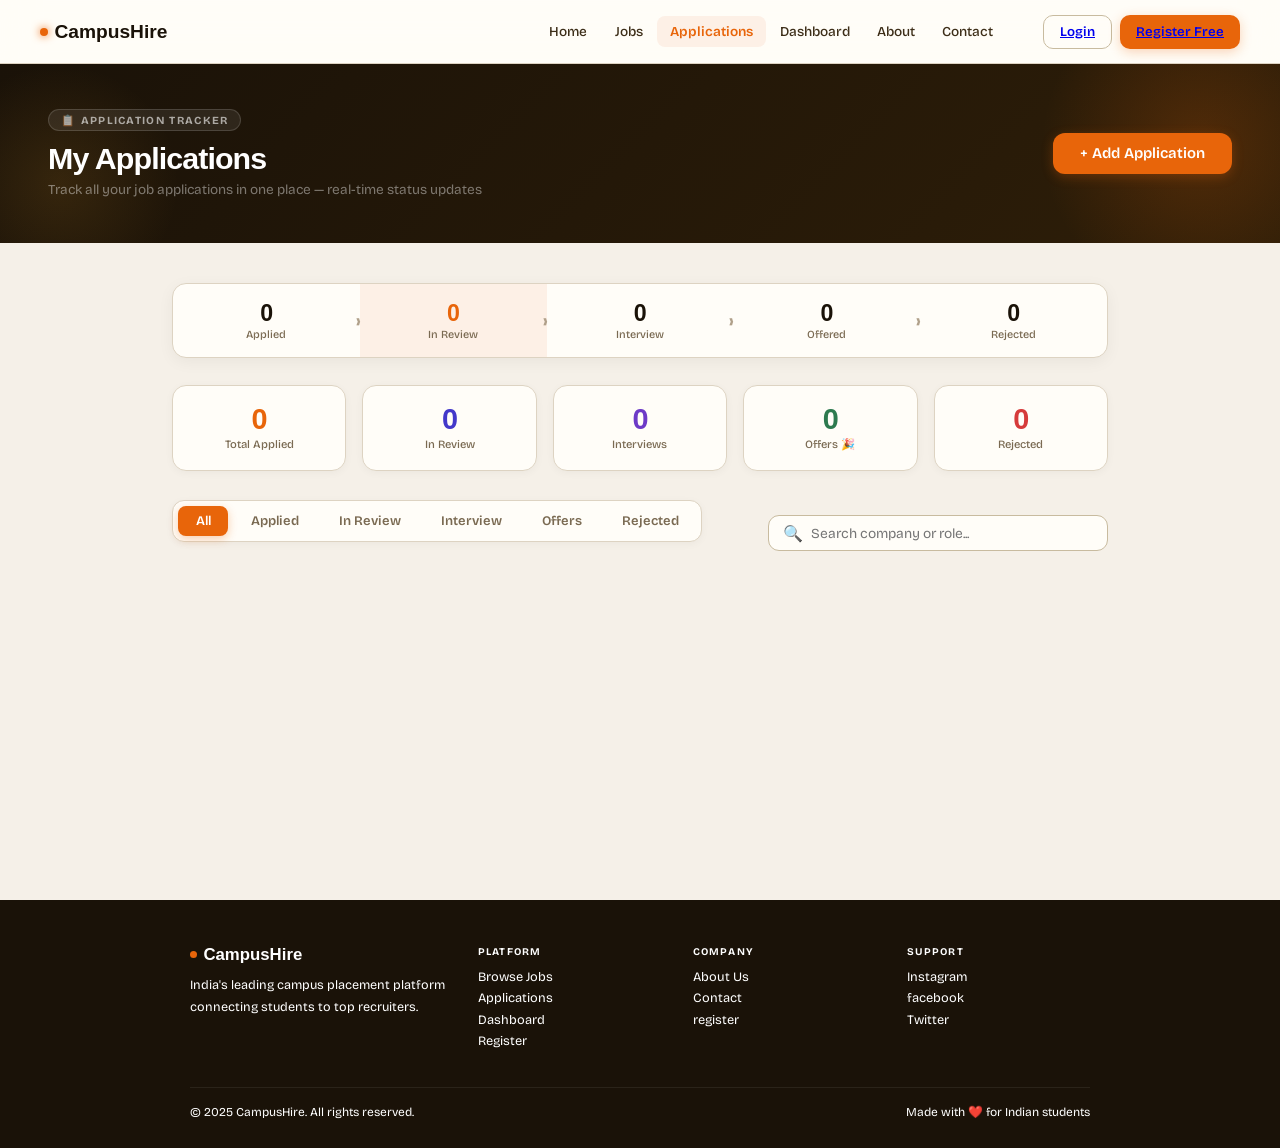
<file: pages/Application-status.html>
<!DOCTYPE html>
<html lang="en">
<head>
<meta charset="UTF-8"/>
<meta name="viewport" content="width=device-width,initial-scale=1.0"/>
<title>CampusHire – My Applications</title>
    <link href="https://fonts.googleapis.com/css2?family=Clash+Display:wght@400;500;600;700&family=Bricolage+Grotesque:wght@300;400;500;600;700&display=swap" rel="stylesheet"/>
<link rel="stylesheet" href="../css/application-status.css "/>
</head>
<body>

<nav class="navbar">
  <a class="nav-logo" href="#">
    <span class="nav-logo-dot"></span>CampusHire
  </a>
  <div class="nav-links">
    <a href="../index.html">Home</a>
    <a href="../pages/job-listing.html">Jobs</a>
    <a class="active" href="../pages/Application-status.html">Applications</a>
    <a href="../pages/student-dashboard.html">Dashboard</a>
    <a href="../pages/about.html">About</a>
    <a href="../pages/contact.html">Contact</a>
  </div>
  <div class="nav-cta">
    <button class="btn btn-outline"><a href="../pages/login.html">Login</a></button>
    <button class="btn btn-primary"><a href="../pages/student-registration.html">Register Free</a></button>
  </div>
</nav>

<div class="page-wrap">

  <!-- ══════ HERO BANNER ══════ -->
  <div class="status-hero">
    <div class="status-hero-inner">
      <div>
        <div class="hero-tag-pill">📋 Application Tracker</div>
        <h1>My Applications</h1>
        <p>Track all your job applications in one place — real-time status updates</p>
      </div>
      <button class="btn btn-primary btn-lg" onclick="openAddModal()">+ Add Application</button>
    </div>
  </div>

  <!-- ══════ MAIN CONTENT ══════ -->
  <div class="status-wrap">

    <!-- Pipeline Funnel -->
    <div class="pipeline-row">
      <div class="pipe-stage">
        <div class="pipe-count" id="pc-applied">0</div>
        <div class="pipe-lbl">Applied</div>
      </div>
      <div class="pipe-stage hi">
        <div class="pipe-count" id="pc-review">0</div>
        <div class="pipe-lbl">In Review</div>
      </div>
      <div class="pipe-stage">
        <div class="pipe-count" id="pc-interview">0</div>
        <div class="pipe-lbl">Interview</div>
      </div>
      <div class="pipe-stage">
        <div class="pipe-count" id="pc-offer">0</div>
        <div class="pipe-lbl">Offered</div>
      </div>
      <div class="pipe-stage">
        <div class="pipe-count" id="pc-rejected">0</div>
        <div class="pipe-lbl">Rejected</div>
      </div>
    </div>

    <!-- Stat Cards -->
    <div class="stat5-row">
      <div class="s5" style="animation-delay:0s">
        <div class="s5-val" id="st-total" style="color:var(--orange)">0</div>
        <div class="s5-lbl">Total Applied</div>
      </div>
      <div class="s5" style="animation-delay:0.07s">
        <div class="s5-val" id="st-review" style="color:#4338CA">0</div>
        <div class="s5-lbl">In Review</div>
      </div>
      <div class="s5" style="animation-delay:0.13s">
        <div class="s5-val" id="st-interview" style="color:var(--violet)">0</div>
        <div class="s5-lbl">Interviews</div>
      </div>
      <div class="s5" style="animation-delay:0.19s">
        <div class="s5-val" id="st-offer" style="color:var(--green)">0</div>
        <div class="s5-lbl">Offers 🎉</div>
      </div>
      <div class="s5" style="animation-delay:0.25s">
        <div class="s5-val" id="st-rejected" style="color:var(--coral)">0</div>
        <div class="s5-lbl">Rejected</div>
      </div>
    </div>

    <!-- Toolbar: Search + Tabs -->
    <div class="toolbar">
      <div class="status-tabs">
        <div class="stab active" onclick="filterTab('all',this)">All</div>
        <div class="stab" onclick="filterTab('Applied',this)">Applied</div>
        <div class="stab" onclick="filterTab('In Review',this)">In Review</div>
        <div class="stab" onclick="filterTab('Interview',this)">Interview</div>
        <div class="stab" onclick="filterTab('Offered',this)">Offers</div>
        <div class="stab" onclick="filterTab('Rejected',this)">Rejected</div>
      </div>
      <div class="search-bar">
        <span>🔍</span>
        <input type="text" placeholder="Search company or role..." id="appSearch" oninput="renderStatusApps()"/>
      </div>
    </div>

    <!-- Applications List -->
    <div id="statusAppsList"></div>

  </div><!-- /.status-wrap -->

</div><!-- /.page-wrap -->

<!-- ══════ ADD APPLICATION MODAL ══════ -->
<div class="modal-overlay hidden" id="modalOverlay" onclick="if(event.target===this)closeAddModal()">
  <div class="modal">
    <div class="modal-head">
      <div class="modal-title">➕ Add Application</div>
      <button class="modal-close" onclick="closeAddModal()">✕</button>
    </div>
    <div class="form-row">
      <div class="form-group">
        <label class="form-label">Job Title *</label>
        <input type="text" id="addTitle" class="form-input" placeholder="e.g. Software Engineer"/>
      </div>
      <div class="form-group">
        <label class="form-label">Company *</label>
        <input type="text" id="addCo" class="form-input" placeholder="e.g. Google"/>
      </div>
    </div>
    <div class="form-row">
      <div class="form-group">
        <label class="form-label">CTC / Stipend</label>
        <input type="text" id="addCtc" class="form-input" placeholder="e.g. ₹24 LPA"/>
      </div>
      <div class="form-group">
        <label class="form-label">Status</label>
        <select id="addStatus" class="form-input">
          <option>Applied</option>
          <option>In Review</option>
          <option>Interview</option>
          <option>Offered</option>
          <option>Rejected</option>
        </select>
      </div>
    </div>
    <div class="form-group">
      <label class="form-label">Company Emoji / Icon</label>
      <input type="text" id="addIcon" class="form-input" placeholder="e.g. 🔍 💼 📦 (leave blank for default)"/>
    </div>
    <div id="addErr" style="background:var(--coral-s);color:var(--coral);border-radius:8px;padding:0.6rem 0.9rem;font-size:0.82rem;margin-bottom:0.9rem;display:none"></div>
    <div style="display:flex;gap:0.7rem;justify-content:flex-end">
      <button class="btn btn-outline" onclick="closeAddModal()">Cancel</button>
      <button class="btn btn-primary" onclick="addApplication()">Save Application</button>
    </div>
  </div>
</div>

<!-- TOAST BOX -->
<div class="toast-box" id="toastBox"></div>
<script src="../js/application-status.js "></script>
  <!-- ══════ FOOTER ══════ -->
  <footer class="footer">
  <div class="footer-inner">
    <div>
      <div class="footer-brand">
        <span class="footer-brand-dot"></span>CampusHire
      </div>
      <p class="footer-desc">India's leading campus placement platform connecting students to top recruiters.</p>
    </div>
    <div class="footer-col">
      <div class="footer-col-title">Platform</div>
      <a href="../pages/job-listing.html">Browse Jobs</a>
      <a href="../pages/Application-status.html">Applications</a>
      <a href="../pages/student-dashboard.html">Dashboard</a>
      <a href="../pages/student-registration.html">Register</a>
    </div>
    <div class="footer-col">
      <div class="footer-col-title">Company</div>
      <a href="../pages/about.html">About Us</a>
      <a href="../pages/contact.html">Contact</a>
      <a href="../pages/student-registration.html">register</a>
    </div>
    <div class="footer-col">
      <div class="footer-col-title">Support</div>
      <a href="https://www.instagram.com/?hl=en">Instagram</a>
      <a href="https://www.facebook.com/">facebook</a>
      <a href="https://x.com/">Twitter</a>
    </div>
  </div>
  <div class="footer-bottom">
    <span>© 2025 CampusHire. All rights reserved.</span>
    <span>Made with ❤️ for Indian students</span>
  </div>
</footer>
</body>
</html>
</file>
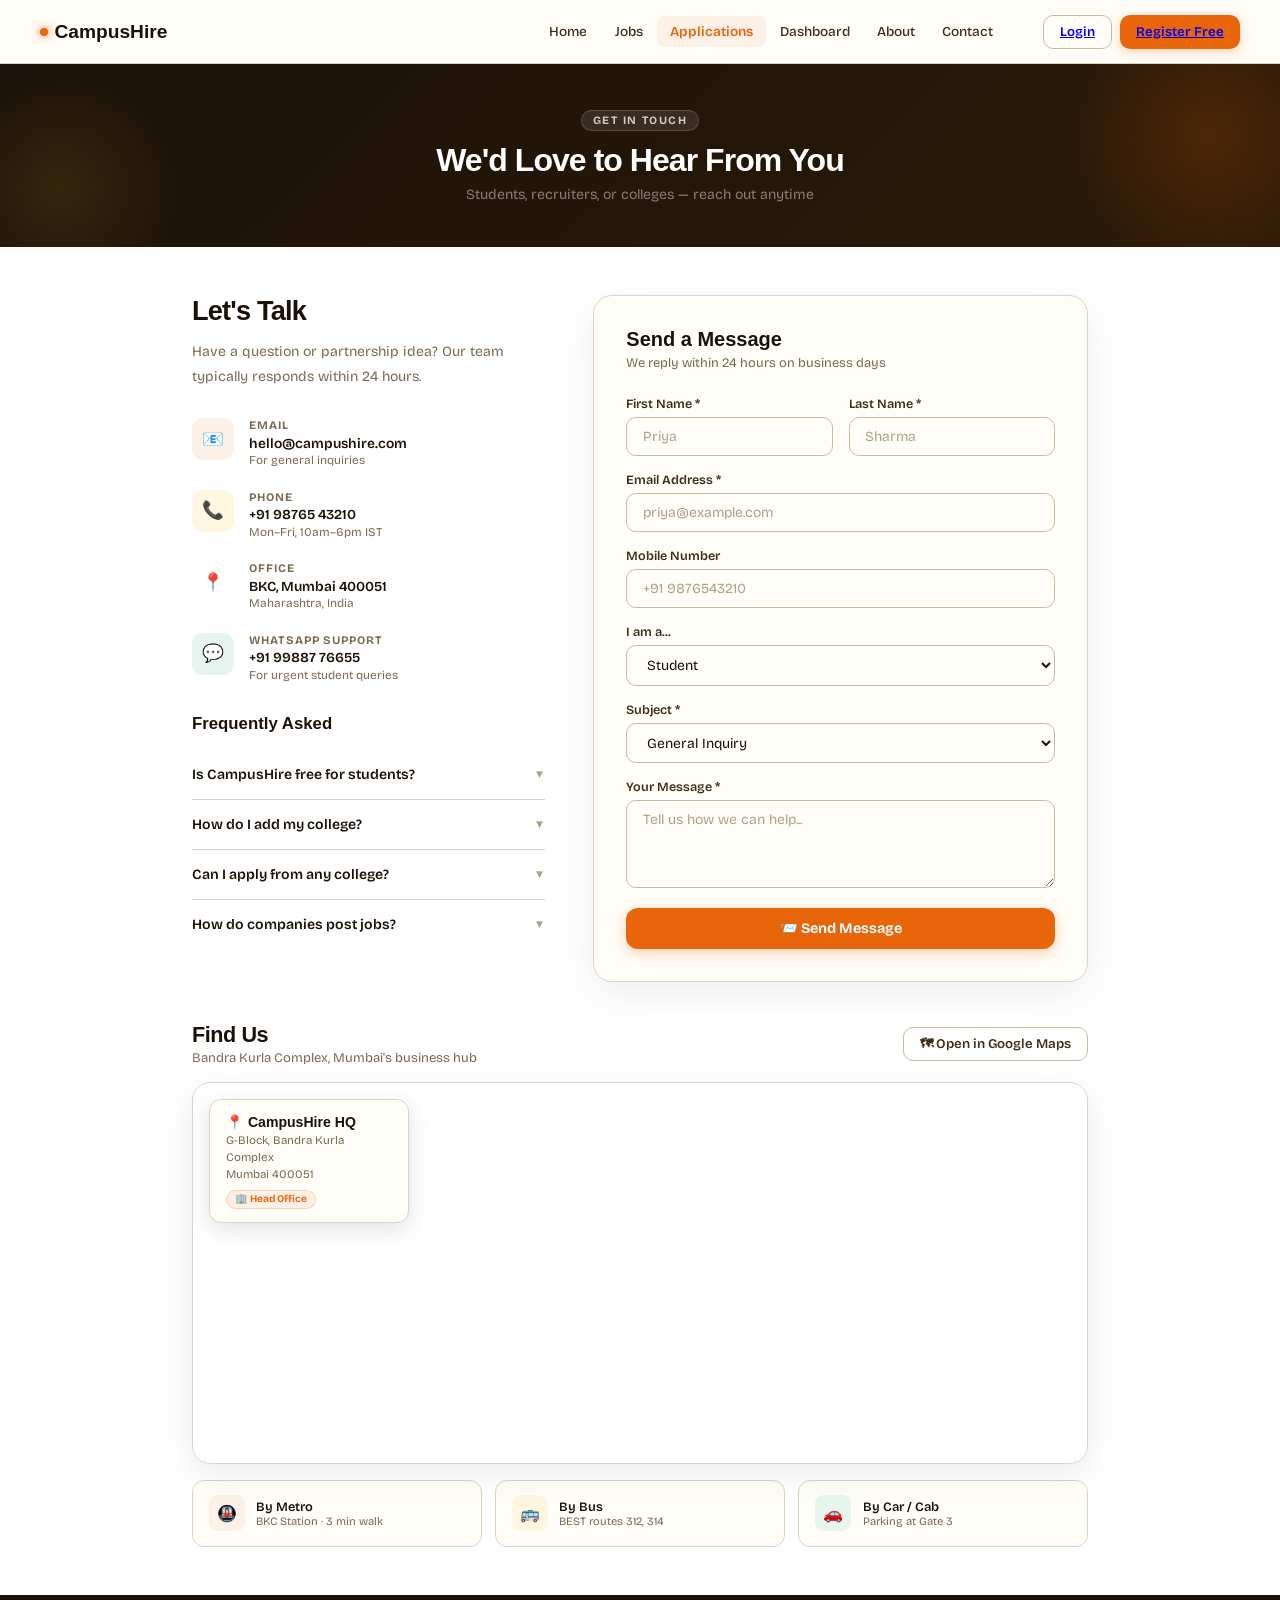
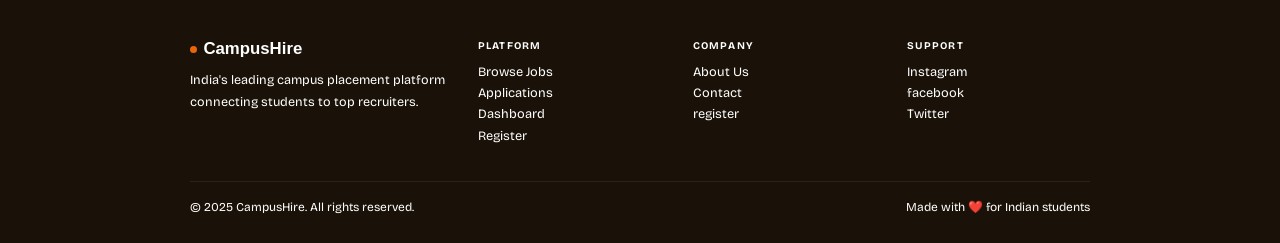
<file: pages/contact.html>
<!DOCTYPE html>
<html lang="en">
<head>
<meta charset="UTF-8"/>
<meta name="viewport" content="width=device-width,initial-scale=1.0"/>
<title>CampusHire – Contact Us</title>

<link rel="stylesheet" href="../css/contact.css"/>
<script src="../js/contact.js"></script>
  <link href="https://fonts.googleapis.com/css2?family=Clash+Display:wght@400;500;600;700&family=Bricolage+Grotesque:wght@300;400;500;600;700&display=swap" rel="stylesheet"/>
</head>
<body>

<nav class="navbar">
  <a class="nav-logo" href="#">
    <span class="nav-logo-dot"></span>CampusHire
  </a>
  <div class="nav-links">
    <a href="../index.html">Home</a>
    <a href="../pages/job-listing.html">Jobs</a>
    <a class="active" href="../pages/Application-status.html">Applications</a>
    <a href="../pages/student-dashboard.html">Dashboard</a>
    <a href="../pages/about.html">About</a>
    <a href="../pages/contact.html">Contact</a>
  </div>
  <div class="nav-cta">
    <button class="btn btn-outline"><a href="../pages/login.html">Login</a></button>
    <button class="btn btn-primary"><a href="../pages/student-registration.html">Register Free</a></button>
  </div>
</nav>
<div class="page-wrap">

  <!-- HERO BANNER -->
  <div class="contact-hero-banner">
    <div class="section-tag">Get in Touch</div>
    <h1>We'd Love to Hear From You</h1>
    <p>Students, recruiters, or colleges — reach out anytime</p>
  </div>

  <!-- CONTACT LAYOUT (original 2-col) -->
  <div class="contact-layout">

    <!-- LEFT: Info + FAQ -->
    <div>
      <h2 style="font-family:'Clash Display',sans-serif;font-weight:700;font-size:1.7rem;letter-spacing:-0.03em;margin-bottom:0.7rem;color:var(--ink)">Let's Talk</h2>
      <p style="font-size:0.88rem;color:var(--muted);line-height:1.8;margin-bottom:1.8rem">Have a question or partnership idea? Our team typically responds within 24 hours.</p>

      <!-- Contact Info Items -->
      <div class="ci-item">
        <div class="ci-icon" style="background:var(--orange-s)">📧</div>
        <div>
          <div class="ci-label">Email</div>
          <div class="ci-val">hello@campushire.com</div>
          <div class="ci-sub">For general inquiries</div>
        </div>
      </div>
      <div class="ci-item">
        <div class="ci-icon" style="background:var(--amber-s)">📞</div>
        <div>
          <div class="ci-label">Phone</div>
          <div class="ci-val">+91 98765 43210</div>
          <div class="ci-sub">Mon–Fri, 10am–6pm IST</div>
        </div>
      </div>
      <div class="ci-item">
        <div class="ci-icon" style="background:var(--bg2)">📍</div>
        <div>
          <div class="ci-label">Office</div>
          <div class="ci-val">BKC, Mumbai 400051</div>
          <div class="ci-sub">Maharashtra, India</div>
        </div>
      </div>
      <div class="ci-item">
        <div class="ci-icon" style="background:var(--green-s)">💬</div>
        <div>
          <div class="ci-label">WhatsApp Support</div>
          <div class="ci-val">+91 99887 76655</div>
          <div class="ci-sub">For urgent student queries</div>
        </div>
      </div>

      <!-- FAQ -->
      <h3 style="font-family:'Clash Display',sans-serif;font-weight:600;font-size:1.05rem;margin:2rem 0 1rem;color:var(--ink)">Frequently Asked</h3>
      <div class="faq-item" onclick="this.classList.toggle('open')">
        <div class="faq-q">Is CampusHire free for students? <span class="faq-chevron">▼</span></div>
        <div class="faq-a">Yes! CampusHire is 100% free for all students. We charge hiring companies, not you.</div>
      </div>
      <div class="faq-item" onclick="this.classList.toggle('open')">
        <div class="faq-q">How do I add my college? <span class="faq-chevron">▼</span></div>
        <div class="faq-a">Fill this form and select "College Partnership" as the subject. We'll reply within 2 business days.</div>
      </div>
      <div class="faq-item" onclick="this.classList.toggle('open')">
        <div class="faq-q">Can I apply from any college? <span class="faq-chevron">▼</span></div>
        <div class="faq-a">Absolutely. CampusHire is open to students from any college across India. No exclusions.</div>
      </div>
      <div class="faq-item" onclick="this.classList.toggle('open')">
        <div class="faq-q">How do companies post jobs? <span class="faq-chevron">▼</span></div>
        <div class="faq-a">Companies sign up as recruiters and post directly. All listings are verified before going live.</div>
      </div>
    </div>

    <!-- RIGHT: Contact Form Card -->
    <div class="contact-card">
      <!-- Form view -->
      <div id="formView">
        <div class="contact-card-title">Send a Message</div>
        <p class="contact-card-sub">We reply within 24 hours on business days</p>
        <div class="form-row">
          <div class="form-group">
            <label class="form-label">First Name *</label>
            <input type="text" id="cFN" class="form-input" placeholder="Priya"/>
          </div>
          <div class="form-group">
            <label class="form-label">Last Name *</label>
            <input type="text" id="cLN" class="form-input" placeholder="Sharma"/>
          </div>
        </div>
        <div class="form-group">
          <label class="form-label">Email Address *</label>
          <input type="email" id="cEmail" class="form-input" placeholder="priya@example.com"/>
        </div>
        <div class="form-group">
          <label class="form-label">Mobile Number</label>
          <input type="tel" id="cPhone" class="form-input" placeholder="+91 9876543210"/>
        </div>
        <div class="form-group">
          <label class="form-label">I am a...</label>
          <select id="cType" class="form-input">
            <option>Student</option>
            <option>Recruiter / HR</option>
            <option>College Placement Officer</option>
            <option>Press / Media</option>
            <option>Other</option>
          </select>
        </div>
        <div class="form-group">
          <label class="form-label">Subject *</label>
          <select id="cSubject" class="form-input">
            <option>General Inquiry</option>
            <option>Technical Support</option>
            <option>College Partnership</option>
            <option>Recruiter Onboarding</option>
            <option>Report a Bug</option>
          </select>
        </div>
        <div class="form-group">
          <label class="form-label">Your Message *</label>
          <textarea id="cMessage" class="form-input" placeholder="Tell us how we can help..."></textarea>
        </div>
        <div id="cErr" class="err-msg"></div>
        <button class="submit-btn" onclick="sendMessage()">📨 Send Message</button>
      </div>

      <!-- Success view -->
      <div class="success-screen" id="successView">
        <div class="success-icon">✅</div>
        <div class="success-title">Message Sent!</div>
        <p class="success-sub">Thanks for reaching out. We'll reply to your email within 24 hours on business days.</p>
        <button class="btn btn-primary btn-lg" onclick="resetForm()">Send Another →</button>
      </div>
    </div>

  </div><!-- /.contact-layout -->

  <!-- MAP SECTION -->
  <div class="map-section">
    <div style="display:flex;align-items:center;justify-content:space-between;margin-bottom:1rem;flex-wrap:wrap;gap:0.7rem">
      <div>
        <h2 style="font-family:'Clash Display',sans-serif;font-weight:700;font-size:1.35rem;color:var(--ink);letter-spacing:-0.02em">Find Us</h2>
        <p style="font-size:0.82rem;color:var(--muted);margin-top:0.15rem">Bandra Kurla Complex, Mumbai's business hub</p>
      </div>
      <a href="https://www.google.com/maps/search/Bandra+Kurla+Complex+Mumbai" target="_blank" class="btn btn-outline">🗺 Open in Google Maps</a>
    </div>
    <div class="map-wrap">
      <iframe
        src="https://www.openstreetmap.org/export/embed.html?bbox=72.8550%2C19.0560%2C72.8750%2C19.0720&layer=mapnik&marker=19.0640%2C72.8656"
        title="CampusHire Office — BKC Mumbai"
        allowfullscreen loading="lazy">
      </iframe>
      <div class="map-overlay-card">
        <div class="mo-name">📍 CampusHire HQ</div>
        <div class="mo-addr">G-Block, Bandra Kurla Complex<br/>Mumbai 400051</div>
        <div class="mo-badge">🏢 Head Office</div>
      </div>
    </div>
    <div class="map-dir-row">
      <div class="map-dir-card">
        <div class="map-dir-icon" style="background:var(--orange-s)">🚇</div>
        <div><div class="map-dir-title">By Metro</div><div class="map-dir-sub">BKC Station · 3 min walk</div></div>
      </div>
      <div class="map-dir-card">
        <div class="map-dir-icon" style="background:var(--amber-s)">🚌</div>
        <div><div class="map-dir-title">By Bus</div><div class="map-dir-sub">BEST routes 312, 314</div></div>
      </div>
      <div class="map-dir-card">
        <div class="map-dir-icon" style="background:var(--green-s)">🚗</div>
        <div><div class="map-dir-title">By Car / Cab</div><div class="map-dir-sub">Parking at Gate 3</div></div>
      </div>
    </div>
  </div>

  <!-- FOOTER -->
 <footer class="footer">
  <div class="footer-inner">
    <div>
      <div class="footer-brand">
        <span class="footer-brand-dot"></span>CampusHire
      </div>
      <p class="footer-desc">India's leading campus placement platform connecting students to top recruiters.</p>
    </div>
    <div class="footer-col">
      <div class="footer-col-title">Platform</div>
      <a href="../pages/job-listing.html">Browse Jobs</a>
      <a href="../pages/Application-status.html">Applications</a>
      <a href="../pages/student-dashboard.html">Dashboard</a>
      <a href="../pages/student-registration.html">Register</a>
    </div>
    <div class="footer-col">
      <div class="footer-col-title">Company</div>
      <a href="../pages/about.html">About Us</a>
      <a href="../pages/contact.html">Contact</a>
      <a href="../pages/student-registration.html">register</a>
    </div>
    <div class="footer-col">
      <div class="footer-col-title">Support</div>
      <a href="https://www.instagram.com/?hl=en">Instagram</a>
      <a href="https://www.facebook.com/">facebook</a>
      <a href="https://x.com/">Twitter</a>
    </div>
  </div>
  <div class="footer-bottom">
    <span>© 2025 CampusHire. All rights reserved.</span>
    <span>Made with ❤️ for Indian students</span>
  </div>
</footer>
</div><!-- /.page-wrap -->

<div class="toast-box" id="toastBox"></div>


</body>
</html>
</file>
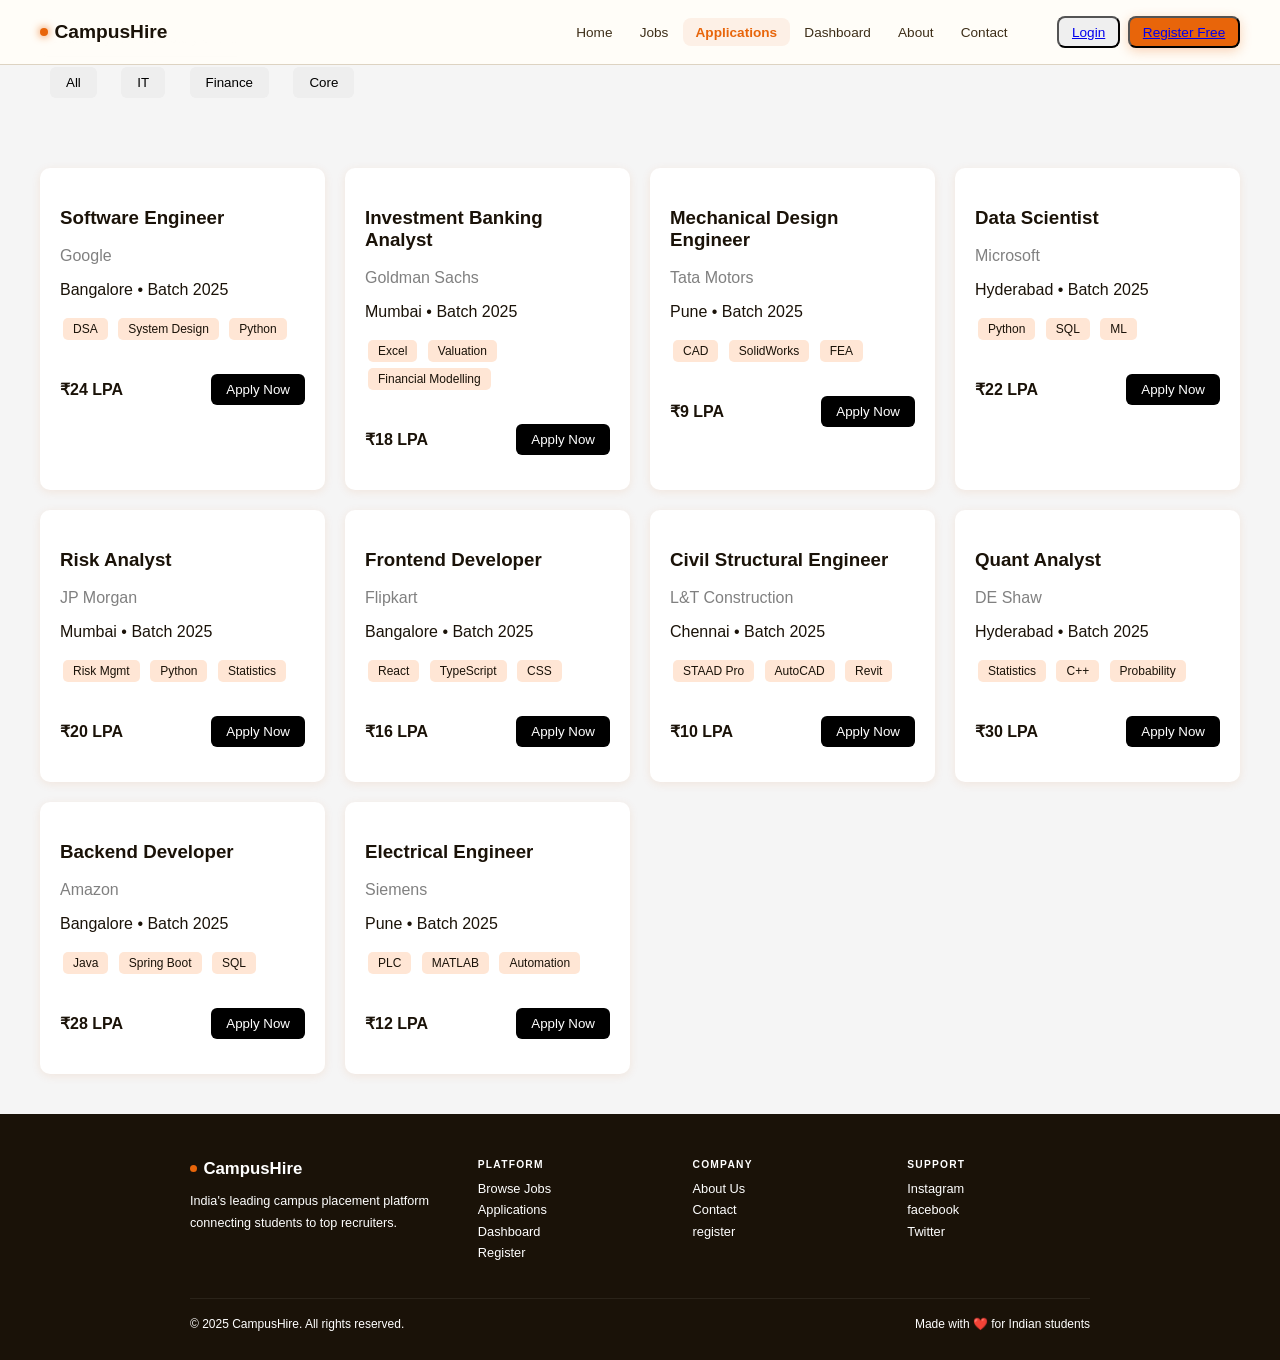
<file: pages/job-listing.html>
<!DOCTYPE html>
<html lang="en">
<head>
<meta charset="UTF-8">
<meta name="viewport" content="width=device-width, initial-scale=1.0">
<title>CampusHire Jobs</title>
<link rel="stylesheet" href="../css/job-listing.css">
<script src="../js/job-listing.js"></script>
</head>
<body>

<!-- Navbar -->
<nav class="navbar">
  <a class="nav-logo" href="#">
    <span class="nav-logo-dot"></span>CampusHire
  </a>
  <div class="nav-links">
    <a href="../index.html">Home</a>
    <a href="../pages/job-listing.html">Jobs</a>
    <a class="active" href="../pages/Application-status.html">Applications</a>
    <a href="../pages/student-dashboard.html">Dashboard</a>
    <a href="../pages/about.html">About</a>
    <a href="../pages/contact.html">Contact</a>
  </div>
  <div class="nav-cta">
    <button class="btn-outline"><a href="../pages/login.html">Login</a></button>
    <button class="btn-primary"><a href="../pages/student-registration.html">Register Free</a></button>
  </div>
</nav>

<div class="search-box">

<input type="text" id="searchInput" placeholder="Search by role, company or skill">

<div class="filters">
<button onclick="filterJobs('all')">All</button>
<button onclick="filterJobs('it')">IT</button>
<button onclick="filterJobs('finance')">Finance</button>
<button onclick="filterJobs('core')">Core</button>
</div>

</div>


<div class="jobs-container">

<!-- 1 -->
<div class="job-card it">
<h3>Software Engineer</h3>
<p class="company">Google</p>
<p>Bangalore • Batch 2025</p>

<div class="skills">
<span>DSA</span>
<span>System Design</span>
<span>Python</span>
</div>

<div class="job-bottom">
<h4>₹24 LPA</h4>
<button onclick="applyJob('Google')">Apply Now</button>
</div>
</div>

<!-- 2 -->
<div class="job-card finance">
<h3>Investment Banking Analyst</h3>
<p class="company">Goldman Sachs</p>
<p>Mumbai • Batch 2025</p>

<div class="skills">
<span>Excel</span>
<span>Valuation</span>
<span>Financial Modelling</span>
</div>

<div class="job-bottom">
<h4>₹18 LPA</h4>
<button onclick="applyJob('Goldman Sachs')">Apply Now</button>
</div>
</div>

<!-- 3 -->
<div class="job-card core">
<h3>Mechanical Design Engineer</h3>
<p class="company">Tata Motors</p>
<p>Pune • Batch 2025</p>

<div class="skills">
<span>CAD</span>
<span>SolidWorks</span>
<span>FEA</span>
</div>

<div class="job-bottom">
<h4>₹9 LPA</h4>
<button onclick="applyJob('Tata Motors')">Apply Now</button>
</div>
</div>

<!-- 4 -->
<div class="job-card it">
<h3>Data Scientist</h3>
<p class="company">Microsoft</p>
<p>Hyderabad • Batch 2025</p>

<div class="skills">
<span>Python</span>
<span>SQL</span>
<span>ML</span>
</div>

<div class="job-bottom">
<h4>₹22 LPA</h4>
<button onclick="applyJob('Microsoft')">Apply Now</button>
</div>
</div>

<!-- 5 -->
<div class="job-card finance">
<h3>Risk Analyst</h3>
<p class="company">JP Morgan</p>
<p>Mumbai • Batch 2025</p>

<div class="skills">
<span>Risk Mgmt</span>
<span>Python</span>
<span>Statistics</span>
</div>

<div class="job-bottom">
<h4>₹20 LPA</h4>
<button onclick="applyJob('JP Morgan')">Apply Now</button>
</div>
</div>

<!-- 6 -->
<div class="job-card it">
<h3>Frontend Developer</h3>
<p class="company">Flipkart</p>
<p>Bangalore • Batch 2025</p>

<div class="skills">
<span>React</span>
<span>TypeScript</span>
<span>CSS</span>
</div>

<div class="job-bottom">
<h4>₹16 LPA</h4>
<button onclick="applyJob('Flipkart')">Apply Now</button>
</div>
</div>

<!-- 7 -->
<div class="job-card core">
<h3>Civil Structural Engineer</h3>
<p class="company">L&T Construction</p>
<p>Chennai • Batch 2025</p>

<div class="skills">
<span>STAAD Pro</span>
<span>AutoCAD</span>
<span>Revit</span>
</div>

<div class="job-bottom">
<h4>₹10 LPA</h4>
<button onclick="applyJob('L&T')">Apply Now</button>
</div>
</div>

<!-- 8 -->
<div class="job-card finance">
<h3>Quant Analyst</h3>
<p class="company">DE Shaw</p>
<p>Hyderabad • Batch 2025</p>

<div class="skills">
<span>Statistics</span>
<span>C++</span>
<span>Probability</span>
</div>

<div class="job-bottom">
<h4>₹30 LPA</h4>
<button onclick="applyJob('DE Shaw')">Apply Now</button>
</div>
</div>

<!-- 9 -->
<div class="job-card it">
<h3>Backend Developer</h3>
<p class="company">Amazon</p>
<p>Bangalore • Batch 2025</p>

<div class="skills">
<span>Java</span>
<span>Spring Boot</span>
<span>SQL</span>
</div>

<div class="job-bottom">
<h4>₹28 LPA</h4>
<button onclick="applyJob('Amazon')">Apply Now</button>
</div>
</div>

<!-- 10 -->
<div class="job-card core">
<h3>Electrical Engineer</h3>
<p class="company">Siemens</p>
<p>Pune • Batch 2025</p>

<div class="skills">
<span>PLC</span>
<span>MATLAB</span>
<span>Automation</span>
</div>

<div class="job-bottom">
<h4>₹12 LPA</h4>
<button onclick="applyJob('Siemens')">Apply Now</button>
</div>
</div>

</div>

<footer class="footer">
  <div class="footer-inner">
    <div>
      <div class="footer-brand">
        <span class="footer-brand-dot"></span>CampusHire
      </div>
      <p class="footer-desc">India's leading campus placement platform connecting students to top recruiters.</p>
    </div>
    <div class="footer-col">
      <div class="footer-col-title">Platform</div>
      <a href="../pages/job-listing.html">Browse Jobs</a>
      <a href="../pages/Application-status.html">Applications</a>
      <a href="../pages/student-dashboard.html">Dashboard</a>
      <a href="../pages/student-registration.html">Register</a>
    </div>
    <div class="footer-col">
      <div class="footer-col-title">Company</div>
      <a href="../pages/about.html">About Us</a>
      <a href="../pages/contact.html">Contact</a>
      <a href="../pages/student-registration.html">register</a>
    </div>
    <div class="footer-col">
      <div class="footer-col-title">Support</div>
      <a href="https://www.instagram.com/?hl=en">Instagram</a>
      <a href="https://www.facebook.com/">facebook</a>
      <a href="https://x.com/">Twitter</a>
    </div>
  </div>
  <div class="footer-bottom">
    <span>© 2025 CampusHire. All rights reserved.</span>
    <span>Made with ❤️ for Indian students</span>
  </div>
</footer>
</body>
</html>
</file>
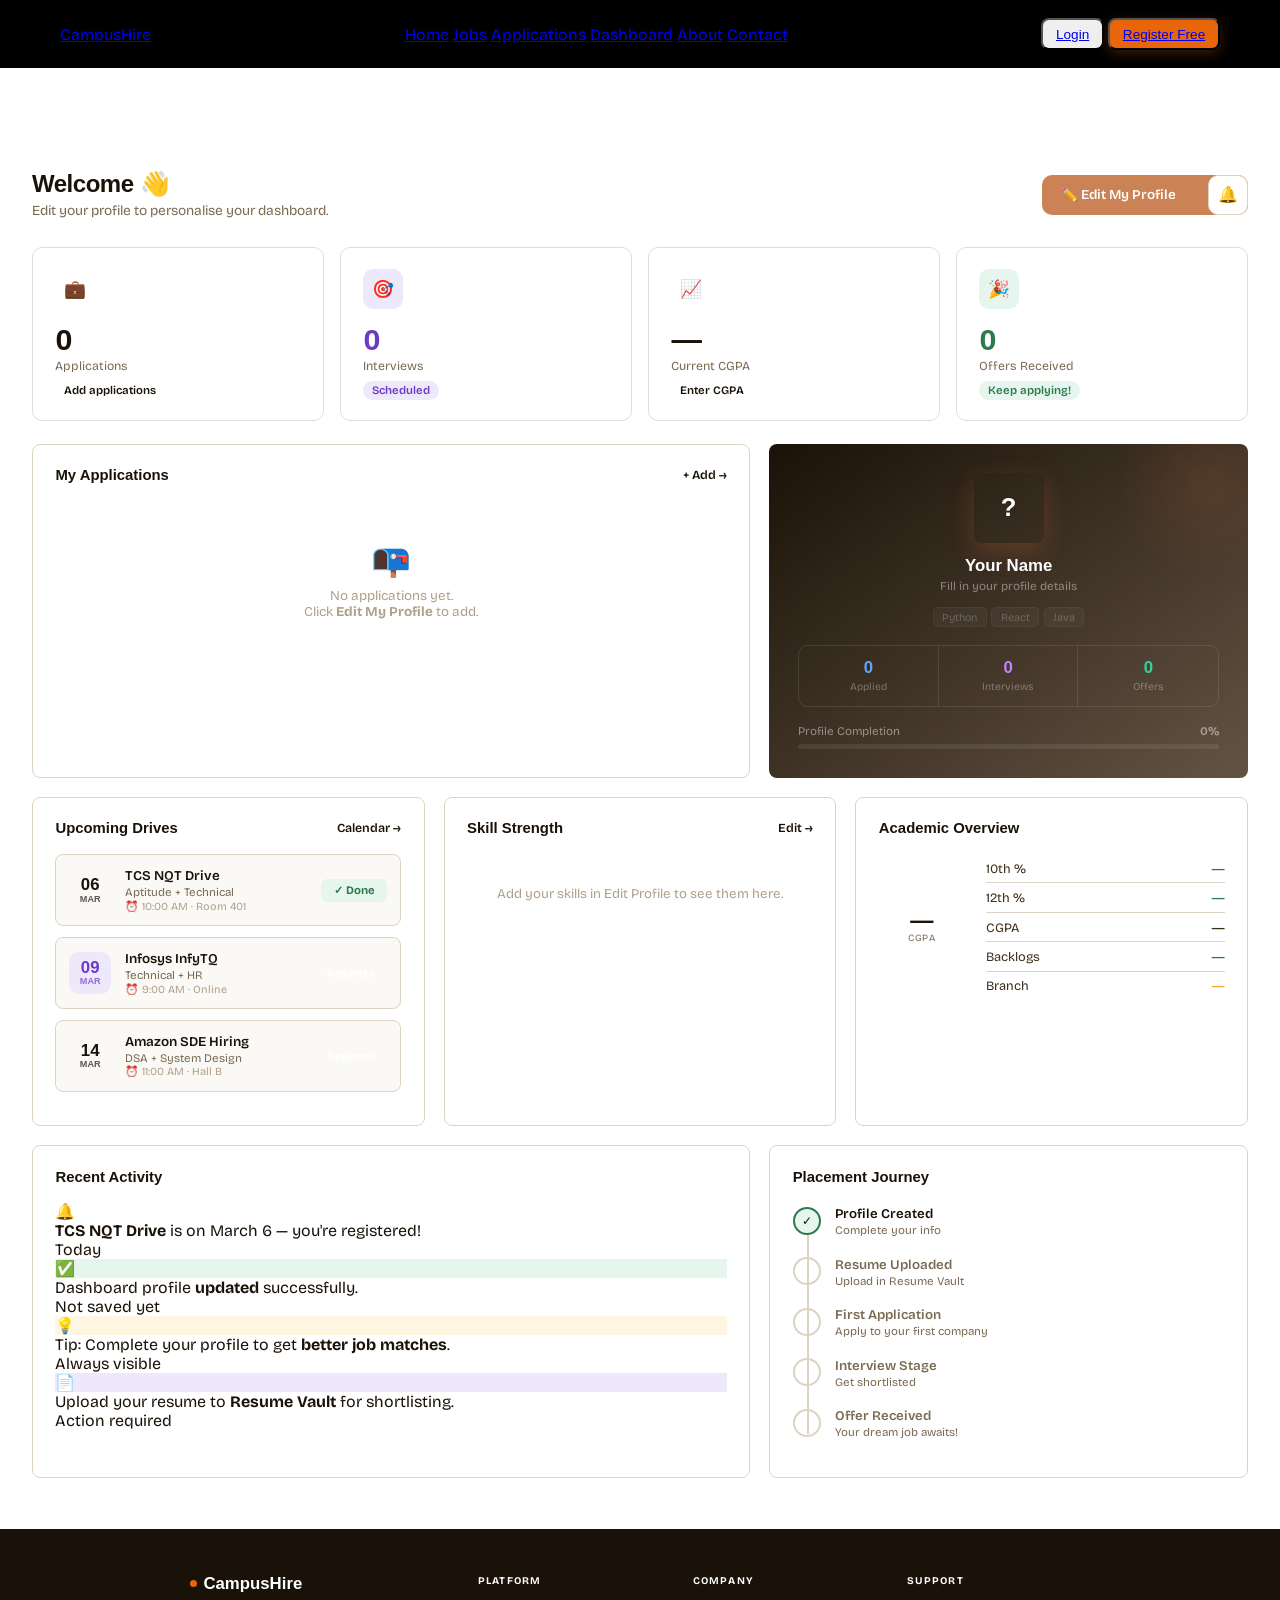
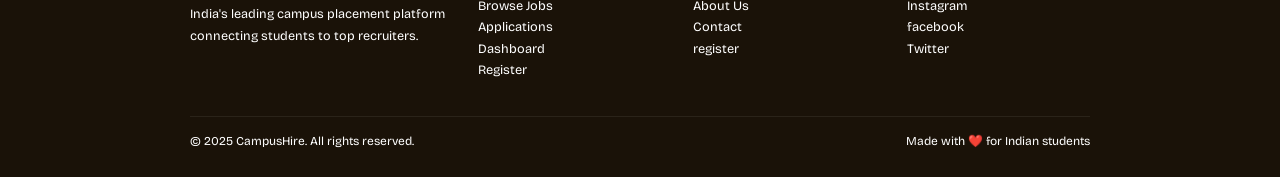
<file: pages/student-dashboard.html>
<!DOCTYPE html>
<html lang="en">
<head>
    <meta charset="UTF-8">
    <meta name="viewport" content="width=device-width, initial-scale=1.0">
    <title>Student Dashboard – CampusHire</title>
    <link href="https://fonts.googleapis.com/css2?family=Clash+Display:wght@400;500;600;700&family=Bricolage+Grotesque:wght@300;400;500;600;700&display=swap" rel="stylesheet"/>
<link rel="stylesheet" href="../css/student-dashboard.css" />
<script src="../js/student-dashboard.js"></script>
</head>
<body>
 <nav class="navbar">
  <a class="nav-logo" href="#">
    <span class="nav-logo-dot"></span>CampusHire
  </a>
  <div class="nav-links">
    <a href="../index.html">Home</a>
    <a href="../pages/job-listing.html">Jobs</a>
    <a class="active" href="../pages/Application-status.html">Applications</a>
    <a href="../pages/student-dashboard.html">Dashboard</a>
    <a href="../pages/about.html">About</a>
    <a href="../pages/contact.html">Contact</a>
  </div>
  <div class="nav-cta">
    <button class="btn-outline"><a href="../pages/login.html">Login</a></button>
    <button class="btn-primary"><a href="../pages/student-registration.html">Register Free</a></button>
  </div>
</nav>

    <main class="main">
  <div class="topbar">
    <div class="greeting">
      <h1 id="greetingName">Welcome 👋</h1>
      <p id="greetingSub">Edit your profile to personalise your dashboard.</p>
    </div>
    <div class="topbar-right">
      <button class="edit-profile-btn" onclick="openModal()">✏️ Edit My Profile</button>
      <div class="icon-btn">🔔<span class="notif-dot"></span></div>
    </div>
  </div>
  <div class="stats-row">
    <div class="stat-card">
      <div class="stat-icon-wrap" style="background:var(--blue-s)">💼</div>
      <div class="stat-val" style="color:var(--blue)" id="statApps">0</div>
      <div class="stat-label">Applications</div>
      <div class="stat-sub" style="background:var(--blue-s);color:var(--blue)" id="statAppsub">Add applications</div>
    </div>
    <div class="stat-card">
      <div class="stat-icon-wrap" style="background:var(--violet-s)">🎯</div>
      <div class="stat-val" style="color:var(--violet)" id="statInterviews">0</div>
      <div class="stat-label">Interviews</div>
      <div class="stat-sub" style="background:var(--violet-s);color:var(--violet)" id="statInterviewsub">Scheduled</div>
    </div>
    <div class="stat-card">
      <div class="stat-icon-wrap" style="background:var(--teal-s)">📈</div>
      <div class="stat-val" style="color:var(--teal)" id="statCgpa">—</div>
      <div class="stat-label">Current CGPA</div>
      <div class="stat-sub" style="background:var(--teal-s);color:var(--teal)" id="statCgpasub">Enter CGPA</div>
    </div>
    <div class="stat-card">
      <div class="stat-icon-wrap" style="background:var(--green-s)">🎉</div>
      <div class="stat-val" style="color:var(--green)" id="statOffers">0</div>
      <div class="stat-label">Offers Received</div>
      <div class="stat-sub" style="background:var(--green-s);color:var(--green)" id="statOffersub">Keep applying!</div>
    </div>
  </div>
  <div class="grid-2">
    <div class="card">
      <div class="card-head">
        <div class="card-title">My Applications</div>
        <span class="card-link" onclick="openModal('apps')">+ Add →</span>
      </div>
      <div id="appsList">
        <div style="text-align:center;padding:2.5rem 1rem;color:var(--muted2)">
          <div style="font-size:2rem;margin-bottom:0.5rem">📭</div>
          <div style="font-size:0.84rem">No applications yet.<br>Click <strong>Edit My Profile</strong> to add.</div>
        </div>
      </div>
    </div>
    <div class="profile-card">
      <div class="p-avatar" id="profileAvatar">?</div>
      <div class="p-name" id="profileName">Your Name</div>
      <div class="p-sub" id="profileSub">Fill in your profile details</div>
      <div class="p-tags" id="profileSkills">
        <span class="ptag" style="opacity:0.4">Python</span>
        <span class="ptag" style="opacity:0.4">React</span>
        <span class="ptag" style="opacity:0.4">Java</span>
      </div>
      <div class="p-stats">
        <div class="ps-item">
          <div class="ps-val" style="color:#60a5fa" id="pStatApps">0</div>
          <div class="ps-lbl">Applied</div>
        </div>
        <div class="ps-item">
          <div class="ps-val" style="color:#c084fc" id="pStatIntvw">0</div>
          <div class="ps-lbl">Interviews</div>
        </div>
        <div class="ps-item">
          <div class="ps-val" style="color:#34d399" id="pStatOffers">0</div>
          <div class="ps-lbl">Offers</div>
        </div>
      </div>
      <div class="pc-head" style="width:100%;text-align:left">
        <span>Profile Completion</span><span id="pcPct">0%</span>
      </div>
      <div class="pc-bar" style="width:100%"><div class="pc-fill" id="pcFill" style="width:0%"></div></div>
    </div>
  </div>
  <div class="grid-3">
    <div class="card">
      <div class="card-head">
        <div class="card-title">Upcoming Drives</div>
        <span class="card-link">Calendar →</span>
      </div>
      <div class="drive-item">
        <div class="d-date" style="background:var(--blue-s)">
          <div class="d-day" style="color:var(--blue)">06</div>
          <div class="d-mon" style="color:var(--blue)">Mar</div>
        </div>
        <div class="d-info">
          <div class="d-title">TCS NQT Drive</div>
          <div class="d-meta">Aptitude + Technical</div>
          <div class="d-time">⏰ 10:00 AM · Room 401</div>
        </div>
        <button class="reg-btn done">✓ Done</button>
      </div>
      <div class="drive-item">
        <div class="d-date" style="background:var(--violet-s)">
          <div class="d-day" style="color:var(--violet)">09</div>
          <div class="d-mon" style="color:var(--violet)">Mar</div>
        </div>
        <div class="d-info">
          <div class="d-title">Infosys InfyTQ</div>
          <div class="d-meta">Technical + HR</div>
          <div class="d-time">⏰ 9:00 AM · Online</div>
        </div>
        <button class="reg-btn" onclick="this.classList.add('done');this.textContent='✓ Done';toast('Registered for Infosys InfyTQ!')">Register</button>
      </div>
      <div class="drive-item">
        <div class="d-date" style="background:var(--teal-s)">
          <div class="d-day" style="color:var(--teal)">14</div>
          <div class="d-mon" style="color:var(--teal)">Mar</div>
        </div>
        <div class="d-info">
          <div class="d-title">Amazon SDE Hiring</div>
          <div class="d-meta">DSA + System Design</div>
          <div class="d-time">⏰ 11:00 AM · Hall B</div>
        </div>
        <button class="reg-btn" onclick="this.classList.add('done');this.textContent='✓ Done';toast('Registered for Amazon SDE!')">Register</button>
      </div>
    </div>
    <div class="card">
      <div class="card-head">
        <div class="card-title">Skill Strength</div>
        <span class="card-link" onclick="openModal('skills')">Edit →</span>
      </div>
      <div id="skillsList">
        <div style="text-align:center;padding:2rem 1rem;color:var(--muted2);font-size:0.83rem">
          Add your skills in Edit Profile to see them here.
        </div>
      </div>
    </div>
    <div class="card">
      <div class="card-head"><div class="card-title">Academic Overview</div></div>
      <div class="cgpa-sec">
        <div class="ring-wrap">
          <svg width="86" height="86" viewBox="0 0 86 86">
            <circle cx="43" cy="43" r="35" fill="none" stroke="var(--bg2)" stroke-width="7"/>
            <circle cx="43" cy="43" r="35" fill="none" stroke="url(#grd)" stroke-width="7"
              stroke-dasharray="219.91" id="cgpaRing" stroke-dashoffset="219.91" stroke-linecap="round"/>
            <defs>
              <linearGradient id="grd" x1="0%" y1="0%" x2="100%" y2="0%">
                <stop offset="0%" stop-color="#2563eb"/>
                <stop offset="100%" stop-color="#0d9488"/>
              </linearGradient>
            </defs>
          </svg>
          <div class="ring-center">
            <div class="ring-val" id="ringVal">—</div>
            <div class="ring-lbl">CGPA</div>
          </div>
        </div>
        <div class="cgpa-rows">
          <div class="c-row"><span>10th %</span><span id="ac10th" style="color:var(--green)">—</span></div>
          <div class="c-row"><span>12th %</span><span id="ac12th" style="color:var(--green)">—</span></div>
          <div class="c-row"><span>CGPA</span><span id="acCgpa" style="color:var(--blue)">—</span></div>
          <div class="c-row"><span>Backlogs</span><span id="acBacklog" style="color:var(--green)">—</span></div>
          <div class="c-row"><span>Branch</span><span id="acBranch" style="color:var(--amber)">—</span></div>
        </div>
      </div>
    </div>
  </div>
  <div class="grid-2">
    <div class="card">
      <div class="card-head">
        <div class="card-title">Recent Activity</div>
      </div>
      <div class="act-item">
        <div class="act-icon" style="background:var(--blue-s)">🔔</div>
        <div>
          <div class="act-text"><strong>TCS NQT Drive</strong> is on March 6 — you're registered!</div>
          <div class="act-time">Today</div>
        </div>
      </div>
      <div class="act-item">
        <div class="act-icon" style="background:var(--green-s)">✅</div>
        <div>
          <div class="act-text">Dashboard profile <strong>updated</strong> successfully.</div>
          <div class="act-time" id="lastSaved">Not saved yet</div>
        </div>
      </div>
      <div class="act-item">
        <div class="act-icon" style="background:var(--amber-s)">💡</div>
        <div>
          <div class="act-text">Tip: Complete your profile to get <strong>better job matches</strong>.</div>
          <div class="act-time">Always visible</div>
        </div>
      </div>
      <div class="act-item">
        <div class="act-icon" style="background:var(--violet-s)">📄</div>
        <div>
          <div class="act-text">Upload your resume to <strong>Resume Vault</strong> for shortlisting.</div>
          <div class="act-time">Action required</div>
        </div>
      </div>
    </div>
    <div class="card">
      <div class="card-head"><div class="card-title">Placement Journey</div></div>
      <div class="t-steps">
        <div class="t-step">
          <div class="t-dot done" id="tj1">✓</div>
          <div class="t-info"><div class="t-title">Profile Created</div><div class="t-sub" id="tj1sub">Complete your info</div></div>
        </div>
        <div class="t-step">
          <div class="t-dot pending" id="tj2"></div>
          <div class="t-info"><div class="t-title" id="tj2title" style="color:var(--muted)">Resume Uploaded</div><div class="t-sub">Upload in Resume Vault</div></div>
        </div>
        <div class="t-step">
          <div class="t-dot pending" id="tj3"></div>
          <div class="t-info"><div class="t-title" id="tj3title" style="color:var(--muted)">First Application</div><div class="t-sub" id="tj3sub">Apply to your first company</div></div>
        </div>
        <div class="t-step">
          <div class="t-dot pending" id="tj4"></div>
          <div class="t-info"><div class="t-title" id="tj4title" style="color:var(--muted)">Interview Stage</div><div class="t-sub" id="tj4sub">Get shortlisted</div></div>
        </div>
        <div class="t-step">
          <div class="t-dot pending" id="tj5"></div>
          <div class="t-info"><div class="t-title" id="tj5title" style="color:var(--muted)">Offer Received</div><div class="t-sub">Your dream job awaits!</div></div>
        </div>
      </div>
    </div>
  </div>
</main>
<div class="modal-overlay" id="modalOverlay" onclick="closeOnBg(event)">
  <div class="modal">
    <div class="modal-head">
      <div class="modal-title">✏️ Edit My Profile</div>
      <button class="modal-close" onclick="closeModal()">✕</button>
    </div>
    <div class="form-section">Personal Information</div>
    <div class="form-grid">
      <div class="form-group">
        <label>First Name *</label>
        <input type="text" id="fFirstName" placeholder="Rahul"/>
      </div>
      <div class="form-group">
        <label>Last Name *</label>
        <input type="text" id="fLastName" placeholder="Sharma"/>
      </div>
      <div class="form-group">
        <label>Phone</label>
        <input type="tel" id="fPhone" placeholder="+91 98765 43210"/>
      </div>
      <div class="form-group">
        <label>City</label>
        <input type="text" id="fCity" placeholder="Pune"/>
      </div>
    </div>
    <div class="form-section">Academic Details</div>
    <div class="form-grid">
      <div class="form-group full">
        <label>College / University *</label>
        <input type="text" id="fCollege" placeholder="Savitribai Phule Pune University"/>
      </div>
      <div class="form-group">
        <label>Branch *</label>
        <select id="fBranch">
          <option value="">Select branch</option>
          <option>Computer Engineering</option>
          <option>Information Technology</option>
          <option>Electronics & Telecom</option>
          <option>Mechanical Engineering</option>
          <option>Civil Engineering</option>
          <option>MBA</option><option>MCA</option><option>Other</option>
        </select>
      </div>
      <div class="form-group">
        <label>Passing Year</label>
        <select id="fYear">
          <option value="">Select year</option>
          <option>2025</option><option>2026</option><option>2027</option>
        </select>
      </div>
      <div class="form-group">
        <label>10th %</label>
        <input type="number" id="f10th" placeholder="91" min="0" max="100"/>
      </div>
      <div class="form-group">
        <label>12th / Diploma %</label>
        <input type="number" id="f12th" placeholder="85" min="0" max="100"/>
      </div>
      <div class="form-group">
        <label>Current CGPA</label>
        <input type="number" id="fCgpa" placeholder="8.6" min="0" max="10" step="0.01"/>
      </div>
      <div class="form-group">
        <label>Active Backlogs</label>
        <select id="fBacklog">
          <option value="None">None</option>
          <option value="1">1</option><option value="2">2</option><option value="3+">3+</option>
        </select>
      </div>
      <div class="form-group">
        <label>LinkedIn / GitHub</label>
        <input type="url" id="fLinkedin" placeholder="https://linkedin.com/in/..."/>
      </div>
    </div>
    <div class="form-section">Skills & Applications</div>
    <div class="form-grid">
      <div class="form-group full">
        <label>Skills (comma separated)</label>
        <input type="text" id="fSkills" placeholder="Python, React, Java, SQL, DSA"/>
      </div>
      <div class="form-group">
        <label>Total Applications</label>
        <input type="number" id="fApps" placeholder="0" min="0"/>
      </div>
      <div class="form-group">
        <label>Interviews Scheduled</label>
        <input type="number" id="fInterviews" placeholder="0" min="0"/>
      </div>
      <div class="form-group">
        <label>Offers Received</label>
        <input type="number" id="fOffers" placeholder="0" min="0"/>
      </div>
      <div class="form-group full">
        <label>Latest Application (e.g. "Software Eng @ TCS · Interview")</label>
        <input type="text" id="fLatestApp" placeholder="Software Engineer @ TCS · Interview"/>
      </div>
      <div class="form-group full">
        <label>About Yourself</label>
        <textarea id="fAbout" placeholder="Final year Computer Engineering student passionate about full-stack development…"></textarea>
      </div>
    </div>
    <div class="modal-footer">
      <button class="btn-cancel" onclick="closeModal()">Cancel</button>
      <button class="btn-save" onclick="saveProfile()">💾 Save Profile</button>
    </div>
  </div>
</div>
<footer class="footer">
  <div class="footer-inner">
    <div>
      <div class="footer-brand">
        <span class="footer-brand-dot"></span>CampusHire
      </div>
      <p class="footer-desc">India's leading campus placement platform connecting students to top recruiters.</p>
    </div>
    <div class="footer-col">
      <div class="footer-col-title">Platform</div>
      <a href="../pages/job-listing.html">Browse Jobs</a>
      <a href="../pages/Application-status.html">Applications</a>
      <a href="../pages/student-dashboard.html">Dashboard</a>
      <a href="../pages/student-registration.html">Register</a>
    </div>
    <div class="footer-col">
      <div class="footer-col-title">Company</div>
      <a href="../pages/about.html">About Us</a>
      <a href="../pages/contact.html">Contact</a>
      <a href="../pages/student-registration.html">register</a>
    </div>
    <div class="footer-col">
      <div class="footer-col-title">Support</div>
      <a href="https://www.instagram.com/?hl=en">Instagram</a>
      <a href="https://www.facebook.com/">facebook</a>
      <a href="https://x.com/">Twitter</a>
    </div>
  </div>
  <div class="footer-bottom">
    <span>© 2025 CampusHire. All rights reserved.</span>
    <span>Made with ❤️ for Indian students</span>
  </div>
</footer>

</body>
</html>
</file>
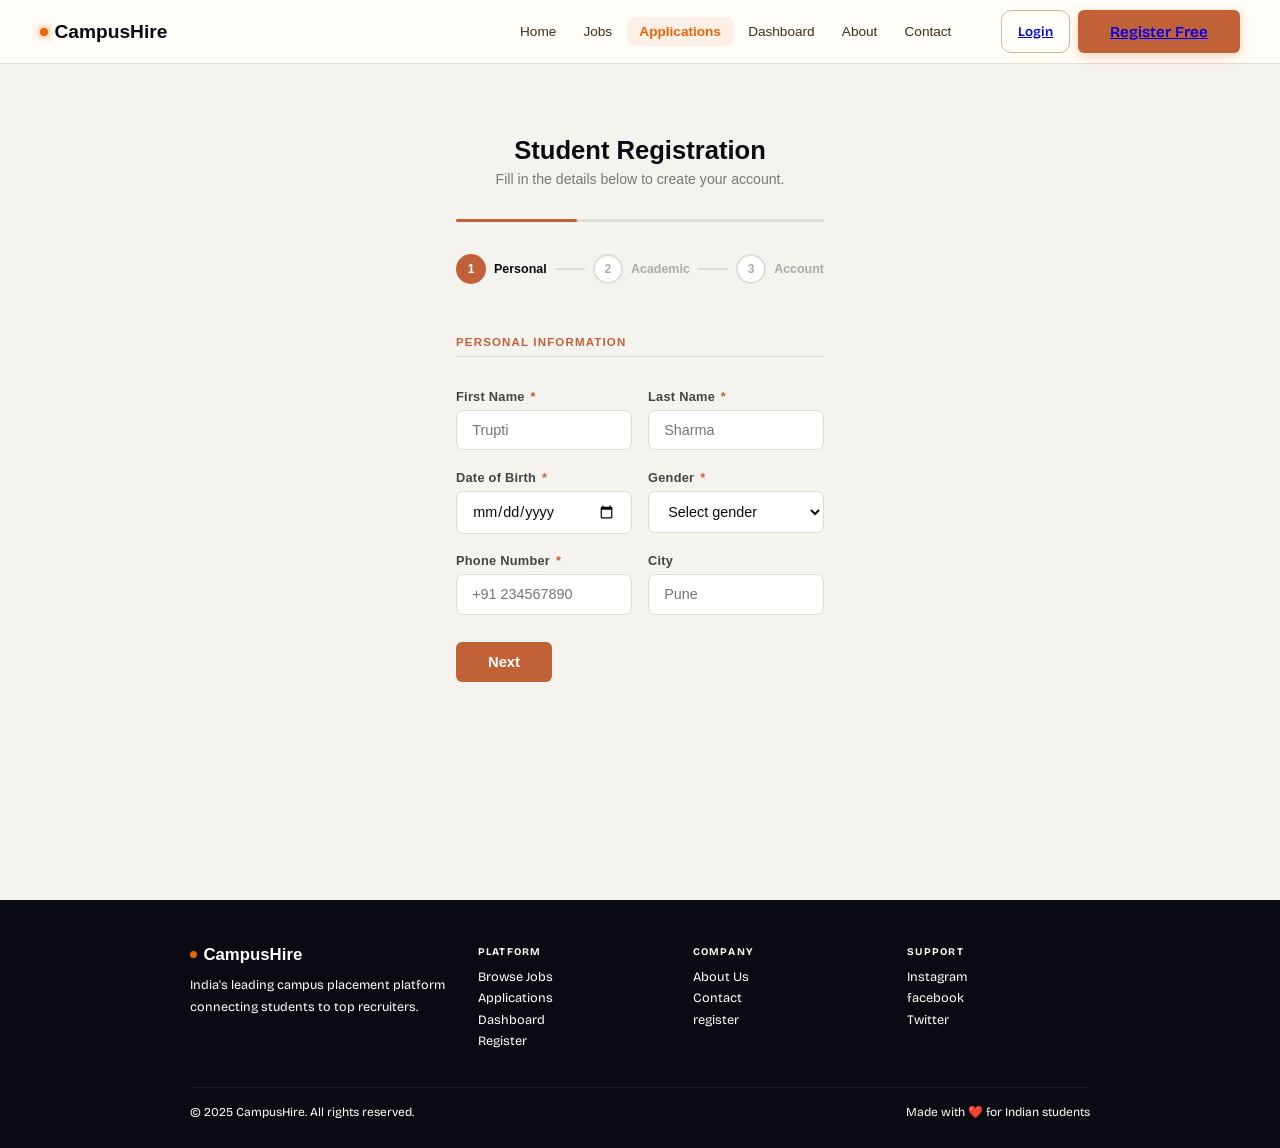
<file: pages/student-registration.html>
<!DOCTYPE html>
<html>
<head>
    <title>Student Registration Page</title>
        <link href="https://fonts.googleapis.com/css2?family=Clash+Display:wght@400;500;600;700&family=Bricolage+Grotesque:wght@300;400;500;600;700&display=swap" rel="stylesheet"/>
    <link rel="stylesheet" href="./../css/student-registration.css">
</head>
<body>
<nav class="navbar">
  <a class="nav-logo" href="#">
    <span class="nav-logo-dot"></span>CampusHire
  </a>
  <div class="nav-links">
    <a href="../index.html">Home</a>
    <a href="../pages/job-listing.html">Jobs</a>
    <a class="active" href="../pages/Application-status.html">Applications</a>
    <a href="../pages/student-dashboard.html">Dashboard</a>
    <a href="../pages/about.html">About</a>
    <a href="../pages/contact.html">Contact</a>
  </div>
  <div class="nav-cta">
    <button class="btn btn-outline"><a href="../pages/login.html">Login</a></button>
    <button class="btn btn-primary"><a href="../pages/student-registration.html">Register Free</a></button>
  </div>
</nav>
    <div id="page-register" class="page">
        <div class="reg-wrap">
            <div class="reg-right">
                <h3>Student Registration</h3>
                <p class="sub">Fill in the details below to create your account.</p>

                 <!-- progress bar -->
                <div class="progress-bar-wrap">
                    <div class="progress-bar" id="progressBar"></div>
                </div>

                <!-- Step indicators -->
                <div class="steps-bar">
                    <div class="step-item">
                        <div class="step-circle active" id="sc1">1</div>
                        <span class="step-label active" id="sl1">Personal</span>
                    </div>
                    <div class="step-line" id="line1"></div>
                    <div class="step-item">
                        <div class="step-circle" id="sc2">2</div>
                        <span class="step-label" id="sl2">Academic</span>
                    </div>
                    <div class="step-line" id="line2"></div>
                    <div class="step-item">
                        <div class="step-circle" id="sc3">3</div>
                        <span class="step-label" id="sl3">Account</span>
                    </div>
                </div>

                <!-- STEP 1: Personal Info -->
                <div class="step-panel active" id="panel1">
                    <div class="form-grid">
                        <div class="section-divider">Personal Information</div>
                        <div class="form-group">
                            <label>First Name <span class="req">*</span></label>
                            <input type="text" id="firstName" placeholder="Trupti" />
                            <span class="err-msg" id="err-firstName">Please enter your first name.</span>
                        </div>
                        <div class="form-group">
                            <label>Last Name <span class="req">*</span></label>
                            <input type="text" id="lastName" placeholder="Sharma" />
                            <span class="err-msg" id="err-lastName">Please enter your last name.</span>
                        </div>
                        <div class="form-group">
                            <label>Date of Birth <span class="req">*</span></label>
                            <input type="date" id="dob" />
                            <span class="err-msg" id="err-dob">Please select your date of birth.</span>
                        </div>
                        <div class="form-group">
                            <label>Gender <span class="req">*</span></label>
                            <select id="gender">
                                <option value="">Select gender</option>
                                <option>Male</option>
                                <option>Female</option>
                                <option>Other</option>
                            </select>
                            <span class="err-msg" id="err-gender">Please select your gender.</span>
                        </div>
                        <div class="form-group">
                            <label>Phone Number <span class="req">*</span></label>
                            <input type="tel" id="phone" placeholder="+91 234567890" maxlength="13" />
                            <span class="err-msg" id="err-phone">Enter a valid 10-digit number.</span>
                        </div>
                        <div class="form-group">
                            <label>City</label>
                            <input type="text" id="city" placeholder="Pune" />
                        </div>
                    </div>
                    <div class="form-nav">
                        <button class="btn-next" onclick="nextStep(1)">Next</button>
                    </div>
                </div>

                <!-- STEP 2: Academic Info -->
                <div class="step-panel" id="panel2">
                    <div class="form-grid">
                        <div class="section-divider">Academic Details</div>
                        <div class="form-group full">
                            <label>College / University <span class="req">*</span></label>
                            <input type="text" id="college" placeholder="Savitribai Phule Pune University" />
                            <span class="err-msg" id="err-college">Please enter your college name.</span>
                        </div>
                        <div class="form-group">
                            <label>Department / Branch <span class="req">*</span></label>
                            <select id="branch">
                                <option value="">Select branch</option>
                                <option>Computer Engineering</option>
                                <option>Information Technology</option>
                                <option>Electronics & Telecom</option>
                                <option>Mechanical Engineering</option>
                                <option>Civil Engineering</option>
                                <option>MBA</option>
                                <option>MCA</option>
                                <option>Other</option>
                            </select>
                            <span class="err-msg" id="err-branch">Please select your branch.</span>
                        </div>
                        <div class="form-group">
                            <label>Passing Year <span class="req">*</span></label>
                            <select id="passYear">
                                <option value="">Select year</option>
                                <option>2025</option>
                                <option>2026</option>
                                <option>2027</option>
                            </select>
                            <span class="err-msg" id="err-passYear">Please select passing year.</span>
                        </div>

                        <div class="form-group">
                            <label>Current CGPA <span class="req">*</span></label>
                            <input type="number" id="cgpa" placeholder="8.5" min="0" max="10" step="0.01" />
                            <span class="err-msg" id="err-cgpa">Enter CGPA between 0 and 10.</span>
                        </div>
                        <div class="form-group">
                            <label>10th Percentage (%)</label>
                            <input type="number" id="tenth" placeholder="85" min="0" max="100" />
                        </div>
                        <div class="form-group">
                            <label>12th / Diploma %</label>
                            <input type="number" id="twelfth" placeholder="78" min="0" max="100" />
                        </div>
                        <div class="form-group full">
                            <label>Key Skills (comma separated)</label>
                            <input type="text" id="skills" placeholder="Python, React, Java, SQL, Communication" />
                        </div>
                        <div class="form-group full">
                            <label>LinkedIn / GitHub URL</label>
                            <input type="url" id="linkedin" placeholder="https://linkedin.com/in/yourname" />
                        </div>
                    </div>
                    <div class="form-nav">
                        <button class="btn-back" onclick="prevStep(2)">Back</button>
                        <button class="btn-next" onclick="nextStep(2)">Next</button>
                    </div>
                </div>

                <!-- STEP 3: Account -->
                <div class="step-panel" id="panel3">
                    <div class="form-grid">
                        <div class="section-divider">Account Setup</div>
                        <div class="form-group full">
                            <label>College Email <span class="req">*</span></label>
                            <input type="email" id="email" placeholder="trupti.sharma@college.edu" />
                            <span class="err-msg" id="err-email">Enter a valid email address.</span>
                        </div>
                        <div class="form-group">
                            <label>Password <span class="req">*</span></label>
                            <input type="password" id="password" placeholder="Min 8 characters" />
                            <span class="err-msg" id="err-password">Password must be at least 8 characters.</span>
                        </div>
                        <div class="form-group">
                            <label>Confirm Password <span class="req">*</span></label>
                            <input type="password" id="confirmPass" placeholder="Re-enter password" />
                            <span class="err-msg" id="err-confirmPass">Passwords do not match.</span>
                        </div>
                        <div class="form-group full">
                            <label>Brief About Yourself</label>
                            <textarea id="about"
                                placeholder="I am a final year Computer Engineering student passionate about full-stack development..."></textarea>
                        </div>
                        <div class="form-group full" style="flex-direction:row;align-items:flex-start;gap:0.6rem">
                            <input type="checkbox" id="terms" style="width:auto;margin-top:3px" />
                            <label for="terms" style="font-weight:400;font-size:0.84rem;color:var(--muted)">
                                I agree to the <a href="#" style="color:var(--accent)">Terms &amp; Conditions</a> and <a
                                    href="#" style="color:var(--accent)">Privacy Policy</a>
                            </label>
                        </div>
                        <span class="err-msg" id="err-terms" style="grid-column:1/-1">Please accept the terms to
                            continue.</span>
                    </div>
                    <div class="form-nav">
                        <button class="btn-back" onclick="prevStep(3)">Back</button>
                        <button class="btn-submit" onclick="registerStudent()">Create Account</button>
                    </div>
                </div>

                <!-- SUCCESS -->
                <div class="success-box" id="successBox">
                    <div class="success-icon">✅</div>
                    <h3>You're registered!</h3>
                    <p>Welcome to Campus Placement Portal. Your profile is live and companies can now find you. Check
                        your
                        email to
                        verify your account.</p>
                    <button class="btn-primary" onclick="showPage('jobs')">Explore Jobs</button>
                </div>
            </div>
        </div>
    </div>
    <script src="./../js/student-registration.js"></script>
 <footer class="footer">
  <div class="footer-inner">
    <div>
      <div class="footer-brand">
        <span class="footer-brand-dot"></span>CampusHire
      </div>
      <p class="footer-desc">India's leading campus placement platform connecting students to top recruiters.</p>
    </div>
    <div class="footer-col">
      <div class="footer-col-title">Platform</div>
      <a href="../pages/job-listing.html">Browse Jobs</a>
      <a href="../pages/Application-status.html">Applications</a>
      <a href="../pages/student-dashboard.html">Dashboard</a>
      <a href="../pages/student-registration.html">Register</a>
    </div>
    <div class="footer-col">
      <div class="footer-col-title">Company</div>
      <a href="../pages/about.html">About Us</a>
      <a href="../pages/contact.html">Contact</a>
      <a href="../pages/student-registration.html">register</a>
    </div>
    <div class="footer-col">
      <div class="footer-col-title">Support</div>
      <a href="https://www.instagram.com/?hl=en">Instagram</a>
      <a href="https://www.facebook.com/">facebook</a>
      <a href="https://x.com/">Twitter</a>
    </div>
  </div>
  <div class="footer-bottom">
    <span>© 2025 CampusHire. All rights reserved.</span>
    <span>Made with ❤️ for Indian students</span>
  </div>
</footer>
</body>

</html>
</file>
<file: css/application-status.css>
/* ══════════════════════════════════════════
   CAMPUSHIRE — APPLICATION STATUS PAGE
   Theme: Orange · Black · Cream
   ══════════════════════════════════════════ */
*,
*::before,
*::after {
    box-sizing: border-box;
    margin: 0;
    padding: 0
}

:root {
    /* Cream */
    --cream: #F5F0E8;
    --cream2: #EDE7D9;
    --cream3: #E2D9C8;
    --white: #FFFDF8;
    /* Black */
    --ink: #1A1208;
    --ink2: #3D2E18;
    --muted: #7A6A52;
    --muted2: #B0A08A;
    /* Orange */
    --orange: #E8650A;
    --orange-deep: #C4500A;
    --orange-s: #FDF0E6;
    --orange-mid: #F28A3C;
    --amber: #F0A830;
    --amber-s: #FEF6E0;
    /* Status colors */
    --green: #2D7A4F;
    --green-s: #E6F5ED;
    --violet: #6D3AC7;
    --violet-s: #EDE8FA;
    --coral: #D63B3B;
    --coral-s: #FDEAEA;
    --border: #DDD3C2;
    --border2: #C8BB9F;
}

html {
    scroll-behavior: smooth
}

body {
    font-family: 'Bricolage Grotesque', sans-serif;
    background: var(--cream);
    color: var(--ink);
    min-height: 100vh;
    overflow-x: hidden
}

::-webkit-scrollbar {
    width: 5px
}

::-webkit-scrollbar-track {
    background: var(--cream2)
}

::-webkit-scrollbar-thumb {
    background: var(--orange);
    border-radius: 10px
}

/* ══════ NAVBAR ══════ */
.navbar {
    position: fixed;
    top: 0;
    left: 0;
    right: 0;
    height: 64px;
    background: rgba(255, 253, 248, 0.96);
    backdrop-filter: blur(18px);
    border-bottom: 1.5px solid var(--border);
    z-index: 300;
    display: flex;
    align-items: center;
    padding: 0 2.5rem;
    gap: 1.5rem
}

.nav-logo {
    font-family: 'Clash Display', sans-serif;
    font-weight: 700;
    font-size: 1.2rem;
    color: var(--ink);
    display: flex;
    align-items: center;
    gap: 0.4rem;
    cursor: pointer;
    margin-right: auto;
    text-decoration: none
}

.nav-logo-dot {
    width: 8px;
    height: 8px;
    border-radius: 50%;
    background: var(--orange);
    box-shadow: 0 0 8px var(--orange)
}

.nav-links {
    display: flex;
    align-items: center;
    gap: 0.1rem
}

.nav-links a {
    text-decoration: none;
    font-size: 0.85rem;
    font-weight: 500;
    color: var(--ink2);
    padding: 0.42rem 0.8rem;
    border-radius: 8px;
    transition: all 0.2s;
    cursor: pointer
}

.nav-links a:hover {
    background: var(--orange-s);
    color: var(--orange)
}

.nav-links a.active {
    background: var(--orange-s);
    color: var(--orange);
    font-weight: 600
}

.nav-cta {
    display: flex;
    gap: 0.5rem;
    margin-left: 0.8rem
}

/* ══════ BUTTONS ══════ */
.btn {
    display: inline-flex;
    align-items: center;
    gap: 0.4rem;
    padding: 0.5rem 1rem;
    border-radius: 10px;
    font-size: 0.83rem;
    font-weight: 600;
    cursor: pointer;
    transition: all 0.2s;
    text-decoration: none;
    border: none;
    font-family: 'Bricolage Grotesque', sans-serif
}

.btn-outline {
    background: transparent;
    border: 1.5px solid var(--border2);
    color: var(--ink2)
}

.btn-outline:hover {
    border-color: var(--orange);
    color: var(--orange)
}

.btn-primary {
    background: var(--orange);
    color: #fff;
    box-shadow: 0 3px 12px rgba(232, 101, 10, 0.28)
}

.btn-primary:hover {
    background: var(--orange-deep);
    transform: translateY(-1px);
    box-shadow: 0 8px 20px rgba(232, 101, 10, 0.38)
}

.btn-dark {
    background: var(--ink);
    color: #fff
}

.btn-dark:hover {
    background: var(--ink2);
    transform: translateY(-1px)
}

.btn-lg {
    padding: 0.72rem 1.7rem;
    font-size: 0.93rem;
    border-radius: 12px
}

.btn-sm {
    padding: 0.32rem 0.75rem;
    font-size: 0.76rem;
    border-radius: 7px
}

/* ══════ BADGES ══════ */
.badge {
    font-size: 0.67rem;
    font-weight: 700;
    padding: 0.22rem 0.65rem;
    border-radius: 100px;
    white-space: nowrap
}

.b-applied {
    background: var(--amber-s);
    color: var(--amber);
    border: 1px solid rgba(240, 168, 48, 0.3)
}

.b-review {
    background: #EEF2FF;
    color: #4338CA;
    border: 1px solid rgba(67, 56, 202, 0.2)
}

.b-interview {
    background: var(--violet-s);
    color: var(--violet);
    border: 1px solid rgba(109, 58, 199, 0.2)
}

.b-offered {
    background: var(--green-s);
    color: var(--green);
    border: 1px solid rgba(45, 122, 79, 0.2)
}

.b-rejected {
    background: var(--coral-s);
    color: var(--coral);
    border: 1px solid rgba(214, 59, 59, 0.2)
}

/* ══════ FORM ══════ */
.form-input {
    width: 100%;
    padding: 0.62rem 0.95rem;
    border: 1.5px solid var(--border2);
    border-radius: 10px;
    font-size: 0.87rem;
    font-family: 'Bricolage Grotesque', sans-serif;
    color: var(--ink);
    background: var(--white);
    transition: all 0.2s;
    outline: none
}

.form-input:focus {
    border-color: var(--orange);
    box-shadow: 0 0 0 3px rgba(232, 101, 10, 0.1)
}

select.form-input {
    cursor: pointer
}

/* ══════ ANIMATIONS ══════ */
@keyframes fadeUp {
    from {
        opacity: 0;
        transform: translateY(18px)
    }

    to {
        opacity: 1;
        transform: translateY(0)
    }
}

@keyframes fadeIn {
    from {
        opacity: 0
    }

    to {
        opacity: 1
    }
}

/* ══════ PAGE WRAP ══════ */
.page-wrap {
    padding-top: 64px;
    min-height: 100vh
}

/* ══════════════════════════════════════
   HERO HEADER BANNER
══════════════════════════════════════ */
.status-hero {
    background: linear-gradient(135deg, var(--ink) 0%, #2E1E08 100%);
    padding: 2.8rem 3rem;
    position: relative;
    overflow: hidden
}

.status-hero::before {
    content: '';
    position: absolute;
    top: -80px;
    right: -80px;
    width: 320px;
    height: 320px;
    border-radius: 50%;
    background: radial-gradient(circle, rgba(232, 101, 10, 0.2), transparent 70%)
}

.status-hero::after {
    content: '';
    position: absolute;
    bottom: -60px;
    left: -60px;
    width: 240px;
    height: 240px;
    border-radius: 50%;
    background: radial-gradient(circle, rgba(240, 168, 48, 0.12), transparent 70%)
}

.status-hero-inner {
    position: relative;
    z-index: 1;
    display: flex;
    align-items: center;
    justify-content: space-between;
    flex-wrap: wrap;
    gap: 1rem
}

.hero-tag-pill {
    display: inline-block;
    font-size: 0.68rem;
    font-weight: 700;
    letter-spacing: 0.12em;
    text-transform: uppercase;
    color: rgba(255, 255, 255, 0.6);
    background: rgba(255, 255, 255, 0.08);
    border: 1px solid rgba(255, 255, 255, 0.14);
    padding: 0.22rem 0.75rem;
    border-radius: 100px;
    margin-bottom: 0.6rem
}

.status-hero h1 {
    font-family: 'Clash Display', sans-serif;
    font-weight: 700;
    font-size: 1.9rem;
    color: #fff;
    letter-spacing: -0.03em;
    margin-bottom: 0.3rem
}

.status-hero p {
    font-size: 0.85rem;
    color: rgba(255, 255, 255, 0.42)
}

/* ══════════════════════════════════════
   MAIN CONTENT WRAP
══════════════════════════════════════ */
.status-wrap {
    max-width: 1000px;
    margin: 0 auto;
    padding: 2.5rem 2rem 5rem
}

/* ══════════════════════════════════════
   PIPELINE (funnel bar)
══════════════════════════════════════ */
.pipeline-row {
    display: flex;
    overflow: hidden;
    border-radius: 14px;
    border: 1.5px solid var(--border);
    margin-bottom: 1.7rem;
    background: var(--white);
    box-shadow: 0 4px 16px rgba(26, 18, 8, 0.05)
}

.pipe-stage {
    flex: 1;
    padding: 1rem 0.5rem;
    text-align: center;
    position: relative;
    transition: background 0.2s;
    cursor: default
}

.pipe-stage:not(:last-child)::after {
    content: '›';
    position: absolute;
    right: -1px;
    top: 50%;
    transform: translateY(-50%);
    font-size: 1.2rem;
    color: var(--muted2);
    z-index: 1;
    font-weight: 700
}

.pipe-stage:hover {
    background: var(--cream)
}

.pipe-stage.hi {
    background: var(--orange-s)
}

.pipe-stage.hi .pipe-count {
    color: var(--orange)
}

.pipe-count {
    font-family: 'Clash Display', sans-serif;
    font-weight: 700;
    font-size: 1.45rem;
    color: var(--ink);
    letter-spacing: -0.02em
}

.pipe-lbl {
    font-size: 0.68rem;
    color: var(--muted);
    margin-top: 0.1rem;
    font-weight: 500
}

/* ══════════════════════════════════════
   STAT CARDS (5-grid)
══════════════════════════════════════ */
.stat5-row {
    display: grid;
    grid-template-columns: repeat(5, 1fr);
    gap: 1rem;
    margin-bottom: 1.8rem
}

.s5 {
    background: var(--white);
    border: 1.5px solid var(--border);
    border-radius: 14px;
    padding: 1.2rem;
    text-align: center;
    animation: fadeUp 0.5s ease both;
    transition: all 0.22s;
    box-shadow: 0 2px 8px rgba(26, 18, 8, 0.04)
}

.s5:hover {
    transform: translateY(-3px);
    box-shadow: 0 8px 24px rgba(26, 18, 8, 0.08);
    border-color: var(--border2)
}

.s5-val {
    font-family: 'Clash Display', sans-serif;
    font-weight: 700;
    font-size: 1.8rem;
    letter-spacing: -0.03em;
    line-height: 1
}

.s5-lbl {
    font-size: 0.7rem;
    color: var(--muted);
    margin-top: 0.22rem;
    font-weight: 500
}

/* ══════════════════════════════════════
   TABS
══════════════════════════════════════ */
.status-tabs {
    display: flex;
    gap: 0.3rem;
    background: var(--white);
    border: 1.5px solid var(--border);
    border-radius: 12px;
    padding: 0.32rem;
    margin-bottom: 1.5rem;
    width: fit-content;
    flex-wrap: wrap;
    box-shadow: 0 2px 8px rgba(26, 18, 8, 0.04)
}

.stab {
    padding: 0.45rem 1.1rem;
    border-radius: 8px;
    font-size: 0.82rem;
    font-weight: 600;
    cursor: pointer;
    transition: all 0.2s;
    color: var(--muted)
}

.stab.active {
    background: var(--orange);
    color: #fff;
    box-shadow: 0 3px 10px rgba(232, 101, 10, 0.3)
}

.stab:hover:not(.active) {
    background: var(--cream2);
    color: var(--ink)
}

/* ══════════════════════════════════════
   TOOLBAR (search + add)
══════════════════════════════════════ */
.toolbar {
    display: flex;
    align-items: center;
    justify-content: space-between;
    margin-bottom: 1.3rem;
    gap: 1rem;
    flex-wrap: wrap
}

.search-bar {
    display: flex;
    gap: 0.5rem;
    background: var(--white);
    border: 1.5px solid var(--border2);
    border-radius: 11px;
    padding: 0.48rem 0.85rem;
    align-items: center;
    flex: 1;
    max-width: 340px
}

.search-bar input {
    border: none;
    outline: none;
    font-size: 0.86rem;
    font-family: 'Bricolage Grotesque', sans-serif;
    color: var(--ink);
    width: 100%;
    background: transparent
}

/* ══════════════════════════════════════
   APPLICATION ROWS
══════════════════════════════════════ */
.app-row {
    background: var(--white);
    border: 1.5px solid var(--border);
    border-radius: 14px;
    padding: 1.2rem 1.4rem;
    margin-bottom: 0.85rem;
    display: flex;
    align-items: center;
    gap: 1rem;
    transition: all 0.22s;
    animation: fadeUp 0.45s ease both;
    box-shadow: 0 2px 8px rgba(26, 18, 8, 0.03)
}

.app-row:hover {
    box-shadow: 0 8px 24px rgba(26, 18, 8, 0.08);
    transform: translateY(-2px);
    border-color: var(--border2)
}

.app-logo-big {
    width: 46px;
    height: 46px;
    border-radius: 12px;
    border: 1.5px solid var(--border);
    display: flex;
    align-items: center;
    justify-content: center;
    font-size: 1.25rem;
    flex-shrink: 0;
    background: var(--cream)
}

.app-body {
    flex: 1;
    min-width: 0
}

.app-title-main {
    font-family: 'Clash Display', sans-serif;
    font-weight: 600;
    font-size: 0.97rem;
    color: var(--ink);
    white-space: nowrap;
    overflow: hidden;
    text-overflow: ellipsis
}

.app-co-main {
    font-size: 0.79rem;
    color: var(--muted);
    margin-top: 0.08rem
}

.app-tags {
    display: flex;
    gap: 0.45rem;
    margin-top: 0.4rem;
    flex-wrap: wrap;
    align-items: center
}

.tl-pill {
    display: flex;
    align-items: center;
    gap: 0.3rem;
    font-size: 0.7rem;
    color: var(--muted2)
}

.tl-pill::before {
    content: '';
    width: 5px;
    height: 5px;
    border-radius: 50%;
    background: currentColor;
    flex-shrink: 0
}

.app-actions {
    display: flex;
    flex-direction: column;
    align-items: flex-end;
    gap: 0.45rem;
    flex-shrink: 0
}

/* ══════════════════════════════════════
   ADD APPLICATION MODAL
══════════════════════════════════════ */
.modal-overlay {
    position: fixed;
    inset: 0;
    background: rgba(26, 18, 8, 0.55);
    z-index: 900;
    display: flex;
    align-items: center;
    justify-content: center;
    padding: 1.5rem;
    animation: fadeIn 0.2s ease
}

.modal-overlay.hidden {
    display: none
}

.modal {
    background: var(--white);
    border: 1.5px solid var(--border);
    border-radius: 20px;
    width: 100%;
    max-width: 480px;
    padding: 2rem;
    box-shadow: 0 24px 64px rgba(26, 18, 8, 0.18);
    animation: fadeUp 0.3s ease
}

.modal-head {
    display: flex;
    align-items: center;
    justify-content: space-between;
    margin-bottom: 1.4rem;
    padding-bottom: 1rem;
    border-bottom: 1.5px solid var(--border)
}

.modal-title {
    font-family: 'Clash Display', sans-serif;
    font-weight: 700;
    font-size: 1.15rem;
    color: var(--ink)
}

.modal-close {
    background: var(--cream2);
    border: none;
    width: 28px;
    height: 28px;
    border-radius: 7px;
    cursor: pointer;
    font-size: 0.85rem;
    color: var(--muted);
    display: flex;
    align-items: center;
    justify-content: center;
    transition: all 0.2s
}

.modal-close:hover {
    background: var(--coral-s);
    color: var(--coral)
}

.form-group {
    margin-bottom: 1rem
}

.form-label {
    font-size: 0.78rem;
    font-weight: 600;
    color: var(--ink2);
    margin-bottom: 0.35rem;
    display: block
}

.form-row {
    display: grid;
    grid-template-columns: 1fr 1fr;
    gap: 1rem
}

/* ══════════════════════════════════════
   EMPTY STATE
══════════════════════════════════════ */
.empty-state {
    text-align: center;
    padding: 5rem 1rem;
    animation: fadeUp 0.4s ease both
}

.empty-icon {
    font-size: 3.5rem;
    margin-bottom: 1rem
}

.empty-title {
    font-family: 'Clash Display', sans-serif;
    font-weight: 700;
    font-size: 1.3rem;
    margin-bottom: 0.5rem;
    color: var(--ink)
}

.empty-sub {
    font-size: 0.86rem;
    color: var(--muted);
    margin-bottom: 1.8rem;
    line-height: 1.65
}


* FOOTER CSS */:root {
    --ink: #1A1208;
    --orange: #E8650A;
    --border: #DDD3C2;
}

.footer {
    background: var(--ink);
    color: white;
    padding: 2.8rem 2rem 1.8rem;
    font-family: 'Bricolage Grotesque', sans-serif
}

.footer-inner {
    display: grid;
    grid-template-columns: 1.4fr 1fr 1fr 1fr;
    gap: 2rem;
    max-width: 900px;
    margin: 0 auto 2rem
}

.footer-brand {
    font-family: 'Clash Display', sans-serif;
    font-weight: 700;
    font-size: 1.05rem;
    color: #fff;
    display: flex;
    align-items: center;
    gap: 0.4rem;
    margin-bottom: 0.6rem
}

.footer-brand-dot {
    width: 7px;
    height: 7px;
    border-radius: 50%;
    background: var(--orange)
}

.footer-desc {
    font-size: 0.79rem;
    line-height: 1.7;
    color: white;
}

.footer-col-title {
    font-size: 0.64rem;
    font-weight: 700;
    letter-spacing: 0.12em;
    text-transform: uppercase;
    color:white;
    margin-bottom: 0.7rem
}

.footer-col a {
    display: block;
    font-size: 0.8rem;
    color: white;
    margin-bottom: 0.4rem;
    transition: color 0.18s;
    text-decoration: none;
    cursor: pointer
}

.footer-col a:hover {
    color: var(--orange)
}

.footer-bottom {
    max-width: 900px;
    margin: 0 auto;
    border-top: 1px solid rgba(255, 255, 255, 0.07);
    padding-top: 1.1rem;
    display: flex;
    justify-content: space-between;
    font-size: 0.75rem;
    flex-wrap: wrap;
    gap: 0.4rem
}

@media(max-width:700px) {
    .footer-inner {
        grid-template-columns: 1fr 1fr
    }
}

@media(max-width:450px) {
    .footer-inner {
        grid-template-columns: 1fr
    }
}
</file>
<file: css/contact.css>
/* ══════════════════════════════════════════
   CAMPUSHIRE — APPLICATION STATUS PAGE
   Theme: Orange · Black · Cream
   ══════════════════════════════════════════ */
*,
*::before,
*::after {
    box-sizing: border-box;
    margin: 0;
    padding: 0
}

:root {
    /* Cream */
    --cream: #F5F0E8;
    --cream2: #EDE7D9;
    --cream3: #E2D9C8;
    --white: #FFFDF8;
    /* Black */
    --ink: #1A1208;
    --ink2: #3D2E18;
    --muted: #7A6A52;
    --muted2: #B0A08A;
    /* Orange */
    --orange: #E8650A;
    --orange-deep: #C4500A;
    --orange-s: #FDF0E6;
    --orange-mid: #F28A3C;
    --amber: #F0A830;
    --amber-s: #FEF6E0;
    /* Status colors */
    --green: #2D7A4F;
    --green-s: #E6F5ED;
    --violet: #6D3AC7;
    --violet-s: #EDE8FA;
    --coral: #D63B3B;
    --coral-s: #FDEAEA;
    --border: #DDD3C2;
    --border2: #C8BB9F;
}

html {
    scroll-behavior: smooth
}

body {
    font-family: 'Bricolage Grotesque', sans-serif;
    background: var(--cream);
    color: var(--ink);
    min-height: 100vh;
    overflow-x: hidden
}

::-webkit-scrollbar {
    width: 5px
}

::-webkit-scrollbar-track {
    background: var(--cream2)
}

::-webkit-scrollbar-thumb {
    background: var(--orange);
    border-radius: 10px
}

/* ══════ NAVBAR ══════ */
.navbar {
    position: fixed;
    top: 0;
    left: 0;
    right: 0;
    height: 64px;
    background: rgba(255, 253, 248, 0.96);
    backdrop-filter: blur(18px);
    border-bottom: 1.5px solid var(--border);
    z-index: 300;
    display: flex;
    align-items: center;
    padding: 0 2.5rem;
    gap: 1.5rem
}

.nav-logo {
    font-family: 'Clash Display', sans-serif;
    font-weight: 700;
    font-size: 1.2rem;
    color: var(--ink);
    display: flex;
    align-items: center;
    gap: 0.4rem;
    cursor: pointer;
    margin-right: auto;
    text-decoration: none
}

.nav-logo-dot {
    width: 8px;
    height: 8px;
    border-radius: 50%;
    background: var(--orange);
    box-shadow: 0 0 8px var(--orange)
}

.nav-links {
    display: flex;
    align-items: center;
    gap: 0.1rem
}

.nav-links a {
    text-decoration: none;
    font-size: 0.85rem;
    font-weight: 500;
    color: var(--ink2);
    padding: 0.42rem 0.8rem;
    border-radius: 8px;
    transition: all 0.2s;
    cursor: pointer
}

.nav-links a:hover {
    background: var(--orange-s);
    color: var(--orange)
}

.nav-links a.active {
    background: var(--orange-s);
    color: var(--orange);
    font-weight: 600
}

.nav-cta {
    display: flex;
    gap: 0.5rem;
    margin-left: 0.8rem
}

/* ══════ BUTTONS ══════ */
.btn {
    display: inline-flex;
    align-items: center;
    gap: 0.4rem;
    padding: 0.5rem 1rem;
    border-radius: 10px;
    font-size: 0.83rem;
    font-weight: 600;
    cursor: pointer;
    transition: all 0.2s;
    text-decoration: none;
    border: none;
    font-family: 'Bricolage Grotesque', sans-serif
}

.btn-outline {
    background: transparent;
    border: 1.5px solid var(--border2);
    color: var(--ink2)
}

.btn-outline:hover {
    border-color: var(--orange);
    color: var(--orange)
}

.btn-primary {
    background: var(--orange);
    color: #fff;
    box-shadow: 0 3px 12px rgba(232, 101, 10, 0.28)
}

.btn-primary:hover {
    background: var(--orange-deep);
    transform: translateY(-1px);
    box-shadow: 0 8px 20px rgba(232, 101, 10, 0.38)
}

.btn-dark {
    background: var(--ink);
    color: #fff
}

.btn-dark:hover {
    background: var(--ink2);
    transform: translateY(-1px)
}

.btn-lg {
    padding: 0.72rem 1.7rem;
    font-size: 0.93rem;
    border-radius: 12px
}

.btn-sm {
    padding: 0.32rem 0.75rem;
    font-size: 0.76rem;
    border-radius: 7px
}


*::before,
*::after {
  box-sizing: border-box;
  margin: 0;
  padding: 0
}

html {
  scroll-behavior: smooth
}

body {
  font-family: 'Bricolage Grotesque', sans-serif;
  background: var(--bg);
  color: var(--ink);
  min-height: 100vh;
  overflow-x: hidden
}

::-webkit-scrollbar {
  width: 5px
}

::-webkit-scrollbar-track {
  background: var(--bg2)
}

::-webkit-scrollbar-thumb {
  background: var(--orange);
  border-radius: 10px
}

@keyframes fadeUp {
  from {
    opacity: 0;
    transform: translateY(18px)
  }

  to {
    opacity: 1;
    transform: translateY(0)
  }
}

@keyframes fadeIn {
  from {
    opacity: 0
  }

  to {
    opacity: 1
  }
}

/* ── NAVBAR ── */
.navbar {
  position: fixed;
  top: 0;
  left: 0;
  right: 0;
  height: 64px;
  background: rgba(255, 253, 248, 0.94);
  backdrop-filter: blur(16px);
  border-bottom: 1.5px solid var(--border);
  z-index: 300;
  display: flex;
  align-items: center;
  padding: 0 2.5rem;
  gap: 1.5rem
}

.nav-logo {
  font-family: 'Clash Display', sans-serif;
  font-weight: 700;
  font-size: 1.2rem;
  color: var(--ink);
  display: flex;
  align-items: center;
  gap: 0.4rem;
  cursor: pointer;
  margin-right: auto;
  text-decoration: none
}

.nav-logo-dot {
  width: 8px;
  height: 8px;
  border-radius: 50%;
  background: var(--orange);
  box-shadow: 0 0 8px var(--orange)
}

.nav-links {
  display: flex;
  align-items: center;
  gap: 0.1rem
}

.nav-links a {
  text-decoration: none;
  font-size: 0.85rem;
  font-weight: 500;
  color: var(--ink2);
  padding: 0.42rem 0.8rem;
  border-radius: 8px;
  transition: all 0.2s;
  cursor: pointer
}

.nav-links a:hover,
.nav-links a.active {
  background: var(--orange-s);
  color: var(--orange);
  font-weight: 600
}

.nav-cta {
  display: flex;
  gap: 0.5rem;
  margin-left: 0.8rem
}

/* ── BUTTONS ── */
.btn {
  display: inline-flex;
  align-items: center;
  gap: 0.4rem;
  padding: 0.5rem 1rem;
  border-radius: 10px;
  font-size: 0.83rem;
  font-weight: 600;
  cursor: pointer;
  transition: all 0.2s;
  text-decoration: none;
  border: none;
  font-family: 'Bricolage Grotesque', sans-serif
}

.btn-outline {
  background: transparent;
  border: 1.5px solid var(--border2);
  color: var(--ink2)
}

.btn-outline:hover {
  border-color: var(--orange);
  color: var(--orange)
}

.btn-primary {
  background: var(--orange);
  color: #fff;
  box-shadow: 0 3px 12px rgba(232, 101, 10, 0.28)
}

.btn-primary:hover {
  background: var(--orange-deep);
  transform: translateY(-1px);
  box-shadow: 0 8px 20px rgba(232, 101, 10, 0.38)
}

.btn-lg {
  padding: 0.72rem 1.7rem;
  font-size: 0.93rem;
  border-radius: 12px
}

/* ── SECTION TAG ── */
.section-tag {
  font-size: 0.7rem;
  font-weight: 700;
  letter-spacing: 0.13em;
  text-transform: uppercase;
  color: var(--orange);
  background: var(--orange-s);
  padding: 0.2rem 0.7rem;
  border-radius: 100px;
  display: inline-block;
  margin-bottom: 0.7rem;
  border: 1px solid rgba(232, 101, 10, 0.2)
}

/* ── FORM ── */
.form-group {
  margin-bottom: 1rem
}

.form-label {
  font-size: 0.79rem;
  font-weight: 600;
  color: var(--ink2);
  margin-bottom: 0.38rem;
  display: block
}

.form-input {
  width: 100%;
  padding: 0.62rem 0.95rem;
  border: 1.5px solid var(--border2);
  border-radius: 10px;
  font-size: 0.87rem;
  font-family: 'Bricolage Grotesque', sans-serif;
  color: var(--ink);
  background: var(--white);
  transition: all 0.2s;
  outline: none
}

.form-input:focus {
  border-color: var(--orange);
  box-shadow: 0 0 0 3px rgba(232, 101, 10, 0.1)
}

.form-input::placeholder {
  color: var(--muted2)
}

select.form-input {
  cursor: pointer
}

textarea.form-input {
  resize: vertical;
  min-height: 88px
}

.form-row {
  display: grid;
  grid-template-columns: 1fr 1fr;
  gap: 1rem
}

.err-msg {
  background: var(--coral-s);
  color: var(--coral);
  border-radius: 8px;
  padding: 0.62rem 0.95rem;
  font-size: 0.82rem;
  margin-bottom: 0.9rem;
  display: none;
  border: 1px solid rgba(214, 59, 59, 0.2)
}

/* ── PAGE WRAP ── */
.page-wrap {
  padding-top: 64px;
  min-height: 100vh
}



/* Hero banner — was blue gradient, now orange-black */
.contact-hero-banner {
  background: linear-gradient(135deg, var(--ink), #2C1A08);
  padding: 2.8rem 3rem;
  text-align: center;
  position: relative;
  overflow: hidden
}

.contact-hero-banner::before {
  content: '';
  position: absolute;
  top: -80px;
  right: -80px;
  width: 300px;
  height: 300px;
  border-radius: 50%;
  background: radial-gradient(circle, rgba(232, 101, 10, 0.18), transparent 70%)
}

.contact-hero-banner::after {
  content: '';
  position: absolute;
  bottom: -60px;
  left: -60px;
  width: 240px;
  height: 240px;
  border-radius: 50%;
  background: radial-gradient(circle, rgba(240, 168, 48, 0.12), transparent 70%)
}

.contact-hero-banner .section-tag {
  background: rgba(255, 255, 255, 0.1);
  color: rgba(255, 255, 255, 0.75);
  border-color: rgba(255, 255, 255, 0.15);
  position: relative;
  z-index: 1
}

.contact-hero-banner h1 {
  font-family: 'Clash Display', sans-serif;
  font-weight: 700;
  font-size: 2rem;
  color: #fff;
  letter-spacing: -0.03em;
  margin-bottom: 0.4rem;
  position: relative;
  z-index: 1
}

.contact-hero-banner p {
  color: rgba(255, 255, 255, 0.45);
  font-size: 0.88rem;
  position: relative;
  z-index: 1
}

/* Contact layout — original 2-col grid */
.contact-layout {
  display: grid;
  grid-template-columns: 1fr 1.4fr;
  gap: 3rem;
  max-width: 960px;
  margin: 0 auto;
  padding: 3rem 2rem 2.5rem
}

/* Contact info items — original structure */
.ci-item {
  display: flex;
  align-items: flex-start;
  gap: 0.95rem;
  margin-bottom: 1.4rem
}

.ci-icon {
  width: 42px;
  height: 42px;
  border-radius: 11px;
  display: flex;
  align-items: center;
  justify-content: center;
  font-size: 1.1rem;
  flex-shrink: 0
}

.ci-label {
  font-size: 0.72rem;
  font-weight: 700;
  letter-spacing: 0.08em;
  text-transform: uppercase;
  color: var(--muted);
  margin-bottom: 0.18rem
}

.ci-val {
  font-size: 0.86rem;
  font-weight: 600;
  color: var(--ink)
}

.ci-sub {
  font-size: 0.74rem;
  color: var(--muted);
  margin-top: 0.08rem
}

/* FAQ — original structure */
.faq-item {
  border-bottom: 1.5px solid var(--border);
  padding: 1rem 0;
  cursor: pointer
}

.faq-item:last-child {
  border-bottom: none
}

.faq-q {
  font-size: 0.88rem;
  font-weight: 600;
  display: flex;
  align-items: center;
  justify-content: space-between;
  gap: 0.5rem;
  color: var(--ink)
}

.faq-q:hover {
  color: var(--orange)
}

.faq-a {
  font-size: 0.82rem;
  color: var(--muted);
  line-height: 1.7;
  margin-top: 0.55rem;
  display: none
}

.faq-item.open .faq-a {
  display: block
}

.faq-chevron {
  transition: transform 0.2s;
  font-size: 0.73rem;
  flex-shrink: 0;
  color: var(--muted2)
}

.faq-item.open .faq-chevron {
  transform: rotate(180deg);
  color: var(--orange)
}

.faq-item.open .faq-q {
  color: var(--orange)
}

/* Contact form card — original structure */
.contact-card {
  background: var(--white);
  border: 1.5px solid var(--border);
  border-radius: 19px;
  padding: 2rem;
  box-shadow: 0 12px 40px rgba(26, 18, 8, 0.07);
  animation: fadeUp 0.5s ease both

}
.contact-card:hover {
   transform: translateY(-8px);
    box-shadow: 0 10px 25px rgba(0, 0, 0, 0.15);
    border-color: #e8650a;
}

.contact-card-title {
  font-family: 'Clash Display', sans-serif;
  font-weight: 700;
  font-size: 1.25rem;
  margin-bottom: 0.25rem;
  color: var(--ink)
}

.contact-card-sub {
  font-size: 0.81rem;
  color: var(--muted);
  margin-bottom: 1.6rem
}

/* Submit button */
.submit-btn {
  width: 100%;
  display: flex;
  align-items: center;
  justify-content: center;
  padding: 0.72rem;
  font-size: 0.9rem;
  font-weight: 700;
  background: var(--orange);
  color: #fff;
  border: none;
  border-radius: 12px;
  cursor: pointer;
  transition: all 0.22s;
  font-family: 'Bricolage Grotesque', sans-serif;
  box-shadow: 0 4px 14px rgba(232, 101, 10, 0.3)
}

.submit-btn:hover {
  background: var(--orange-deep);
  transform: translateY(-1px);
  box-shadow: 0 8px 22px rgba(232, 101, 10, 0.4)
}

/* ══ MAP ══ */
.map-section {
  max-width: 960px;
  margin: 0 auto;
  padding: 0 2rem 3rem
}

.map-wrap {
  border-radius: 18px;
  overflow: hidden;
  border: 1.5px solid var(--border);
  box-shadow: 0 10px 36px rgba(26, 18, 8, 0.08);
  position: relative
}

.map-wrap iframe {
  width: 100%;
  height: 380px;
  display: block;
  border: none;
  filter: saturate(0.65) sepia(0.12)
}

.map-overlay-card {
  position: absolute;
  top: 1rem;
  left: 1rem;
  background: var(--white);
  border: 1.5px solid var(--border);
  border-radius: 12px;
  padding: 0.85rem 1rem;
  box-shadow: 0 6px 22px rgba(26, 18, 8, 0.12);
  max-width: 200px;
  z-index: 10
}

.map-overlay-card .mo-name {
  font-family: 'Clash Display', sans-serif;
  font-weight: 700;
  font-size: 0.88rem;
  color: var(--ink);
  margin-bottom: 0.15rem
}

.map-overlay-card .mo-addr {
  font-size: 0.72rem;
  color: var(--muted);
  line-height: 1.5
}

.map-overlay-card .mo-badge {
  display: inline-block;
  font-size: 0.63rem;
  font-weight: 700;
  background: var(--orange-s);
  color: var(--orange);
  border: 1px solid rgba(232, 101, 10, 0.22);
  padding: 0.15rem 0.5rem;
  border-radius: 100px;
  margin-top: 0.4rem
}

.map-dir-row {
  display: grid;
  grid-template-columns: repeat(3, 1fr);
  gap: 0.85rem;
  margin-top: 1rem
}

.map-dir-card {
  background: var(--white);
  border: 1.5px solid var(--border);
  border-radius: 12px;
  padding: 0.9rem 1rem;
  display: flex;
  align-items: center;
  gap: 0.7rem;
  transition: all 0.2s
}

.map-dir-card:hover {
  border-color: var(--orange);
  box-shadow: 0 5px 16px rgba(26, 18, 8, 0.07);
  transform: translateY(-2px)
}

.map-dir-icon {
  width: 36px;
  height: 36px;
  border-radius: 9px;
  display: flex;
  align-items: center;
  justify-content: center;
  font-size: 1rem;
  flex-shrink: 0
}

.map-dir-title {
  font-size: 0.8rem;
  font-weight: 600;
  color: var(--ink)
}

.map-dir-sub {
  font-size: 0.7rem;
  color: var(--muted);
  margin-top: 0.06rem
}

/* Success screen */
.success-screen {
  text-align: center;
  padding: 2rem 1rem;
  display: none;
  animation: fadeUp 0.4s ease both
}

.success-icon {
  font-size: 3.5rem;
  margin-bottom: 0.9rem
}

.success-title {
  font-family: 'Clash Display', sans-serif;
  font-weight: 700;
  font-size: 1.6rem;
  margin-bottom: 0.4rem;
  color: var(--ink)
}

.success-sub {
  font-size: 0.88rem;
  color: var(--muted);
  margin-bottom: 1.8rem;
  line-height: 1.7
}

/* ══ FOOTER ══ */
.footer {
  background: var(--ink);
  color: rgba(255, 255, 255, 0.42);
  padding: 3.5rem 3rem 2rem
}

.footer-inner {
  display: grid;
  grid-template-columns: 1.4fr 1fr 1fr 1fr;
  gap: 2rem;
  margin-bottom: 2.5rem
}

.footer-brand {
  font-family: 'Clash Display', sans-serif;
  font-weight: 700;
  font-size: 1.1rem;
  color: #fff;
  display: flex;
  align-items: center;
  gap: 0.4rem;
  margin-bottom: 0.7rem
}

.footer-desc {
  font-size: 0.81rem;
  line-height: 1.7;
  color: rgba(255, 255, 255, 0.35)
}

.footer-col-title {
  font-size: 0.68rem;
  font-weight: 700;
  letter-spacing: 0.12em;
  text-transform: uppercase;
  color: rgba(255, 255, 255, 0.25);
  margin-bottom: 0.8rem
}

.footer-col a {
  display: block;
  font-size: 0.82rem;
  color: rgba(255, 255, 255, 0.4);
  cursor: pointer;
  margin-bottom: 0.45rem;
  transition: color 0.2s;
  text-decoration: none
}

.footer-col a:hover {
  color: var(--orange)
}

.footer-bottom {
  border-top: 1px solid rgba(255, 255, 255, 0.08);
  padding-top: 1.3rem;
  display: flex;
  align-items: center;
  justify-content: space-between;
  font-size: 0.78rem
}

/* TOAST */
.toast-box {
  position: fixed;
  bottom: 1.5rem;
  right: 1.5rem;
  z-index: 9999;
  display: flex;
  flex-direction: column;
  gap: 0.5rem
}

.toast {
  background: var(--ink);
  color: #fff;
  padding: 0.72rem 1.1rem;
  border-radius: 10px;
  font-size: 0.83rem;
  font-weight: 500;
  box-shadow: 0 8px 24px rgba(0, 0, 0, 0.2);
  animation: fadeUp 0.3s ease;
  display: flex;
  align-items: center;
  gap: 0.5rem;
  min-width: 220px;
  border-left: 3px solid var(--orange)
}

/* RESPONSIVE */
@media(max-width:960px) {
  .contact-layout {
    grid-template-columns: 1fr
  }

  .footer-inner {
    grid-template-columns: 1fr 1fr
  }

  .map-dir-row {
    grid-template-columns: 1fr 1fr
  }

  .map-overlay-card {
    display: none
  }
}

@media(max-width:600px) {
  .navbar {
    padding: 0 1rem
  }

  .nav-links {
    display: none
  }

  .contact-hero-banner {
    padding: 2.2rem 1.2rem
  }

  .contact-layout {
    padding: 2rem 1.2rem
  }

  .map-section {
    padding: 0 1.2rem 2.5rem
  }

  .footer {
    padding: 2.5rem 1rem 1.5rem
  }

  .footer-inner {
    grid-template-columns: 1fr
  }

  .map-dir-row {
    grid-template-columns: 1fr
  }

  .form-row {
    grid-template-columns: 1fr
  }
}


* FOOTER CSS */:root {
    --ink: #1A1208;
    --orange: #E8650A;
    --border: #DDD3C2;
}

.footer {
    background: var(--ink);
    color: white;
    padding: 2.8rem 2rem 1.8rem;
    font-family: 'Bricolage Grotesque', sans-serif
}

.footer-inner {
    display: grid;
    grid-template-columns: 1.4fr 1fr 1fr 1fr;
    gap: 2rem;
    max-width: 900px;
    margin: 0 auto 2rem
}

.footer-brand {
    font-family: 'Clash Display', sans-serif;
    font-weight: 700;
    font-size: 1.05rem;
    color: #fff;
    display: flex;
    align-items: center;
    gap: 0.4rem;
    margin-bottom: 0.6rem
}

.footer-brand-dot {
    width: 7px;
    height: 7px;
    border-radius: 50%;
    background: var(--orange)
}

.footer-desc {
    font-size: 0.79rem;
    line-height: 1.7;
    color: white;
}

.footer-col-title {
    font-size: 0.64rem;
    font-weight: 700;
    letter-spacing: 0.12em;
    text-transform: uppercase;
    color:white;
    margin-bottom: 0.7rem
}

.footer-col a {
    display: block;
    font-size: 0.8rem;
    color: white;
    margin-bottom: 0.4rem;
    transition: color 0.18s;
    text-decoration: none;
    cursor: pointer
}

.footer-col a:hover {
    color: var(--orange)
}

.footer-bottom {
    max-width: 900px;
    margin: 0 auto;
    border-top: 1px solid rgba(255, 255, 255, 0.07);
    padding-top: 1.1rem;
    display: flex;
    justify-content: space-between;
    font-size: 0.75rem;
    flex-wrap: wrap;
    gap: 0.4rem
}

@media(max-width:700px) {
    .footer-inner {
        grid-template-columns: 1fr 1fr
    }
}

@media(max-width:450px) {
    .footer-inner {
        grid-template-columns: 1fr
    }
}
</file>
<file: css/job-listing.css>
══════════════════════════════════════════ */
*,
*::before,
*::after {
    box-sizing: border-box;
    margin: 0;
    padding: 0
}

:root {
    /* Cream */
    --cream: #F5F0E8;
    --cream2: #EDE7D9;
    --cream3: #E2D9C8;
    --white: #FFFDF8;
    /* Black */
    --ink: #1A1208;
    --ink2: #3D2E18;
    --muted: #7A6A52;
    --muted2: #B0A08A;
    /* Orange */
    --orange: #E8650A;
    --orange-deep: #C4500A;
    --orange-s: #FDF0E6;
    --orange-mid: #F28A3C;
    --amber: #F0A830;
    --amber-s: #FEF6E0;
    /* Status colors */
    --green: #2D7A4F;
    --green-s: #E6F5ED;
    --violet: #6D3AC7;
    --violet-s: #EDE8FA;
    --coral: #D63B3B;
    --coral-s: #FDEAEA;
    --border: #DDD3C2;
    --border2: #C8BB9F;
}

html {
    scroll-behavior: smooth
}

body {
    font-family: 'Bricolage Grotesque', sans-serif;
    background: var(--cream);
    color: var(--ink);
    min-height: 100vh;
    overflow-x: hidden
}

::-webkit-scrollbar {
    width: 5px
}

::-webkit-scrollbar-track {
    background: var(--cream2)
}

::-webkit-scrollbar-thumb {
    background: var(--orange);
    border-radius: 10px
}

/* ══════ NAVBAR ══════ */
.navbar {
    position: fixed;
    top: 0;
    left: 0;
    right: 0;
    height: 64px;
    background: rgba(255, 253, 248, 0.96);
    backdrop-filter: blur(18px);
    border-bottom: 1.5px solid var(--border);
    z-index: 300;
    display: flex;
    align-items: center;
    padding: 0 2.5rem;
    gap: 1.5rem
}

.nav-logo {
    font-family: 'Clash Display', sans-serif;
    font-weight: 700;
    font-size: 1.2rem;
    color: var(--ink);
    display: flex;
    align-items: center;
    gap: 0.4rem;
    cursor: pointer;
    margin-right: auto;
    text-decoration: none
}

.nav-logo-dot {
    width: 8px;
    height: 8px;
    border-radius: 50%;
    background: var(--orange);
    box-shadow: 0 0 8px var(--orange)
}

.nav-links {
    display: flex;
    align-items: center;
    gap: 0.1rem
}

.nav-links a {
    text-decoration: none;
    font-size: 0.85rem;
    font-weight: 500;
    color: var(--ink2);
    padding: 0.42rem 0.8rem;
    border-radius: 8px;
    transition: all 0.2s;
    cursor: pointer
}

.nav-links a:hover {
    background: var(--orange-s);
    color: var(--orange)
}

.nav-links a.active {
    background: var(--orange-s);
    color: var(--orange);
    font-weight: 600
}

.nav-cta {
    display: flex;
    gap: 0.5rem;
    margin-left: 0.8rem
}


.btn {
    display: inline-flex;
    align-items: center;
    gap: 0.4rem;
    padding: 0.5rem 1rem;
    border-radius: 10px;
    font-size: 0.83rem;
    font-weight: 600;
    cursor: pointer;
    transition: all 0.2s;
    text-decoration: none;
    border: none;
    font-family: 'Bricolage Grotesque', sans-serif
}

.btn-outline {
    color: #fff;
    text-decoration: none;
    font-size: 0.85rem;
    font-weight: 500;
    padding: 0.42rem 0.8rem;
    border-radius: 8px;
    cursor: pointer;
}

.btn-outline:hover {
    border-color: var(--orange);
    color: var(--orange);
    text-decoration: none;
}

.btn-primary {
    background: var(--orange);
    color: #fff;
    box-shadow: 0 3px 12px rgba(232, 101, 10, 0.28);
    text-decoration: none;
    font-size: 0.85rem;
    font-weight: 500;
    padding: 0.42rem 0.8rem;
    border-radius: 8px;
    transition: all 0.2s;
    cursor: pointer;
}

.btn-primary:hover {
    background: var(--orange-deep);
    transform: translateY(-1px);
    box-shadow: 0 8px 20px rgba(232, 101, 10, 0.38);
}

.btn-dark {
    background: var(--ink);
    color: #fff;
    text-decoration: none;
}

.btn-dark:hover {
    background: var(--ink2);
    transform: translateY(-1px)
}

.btn-lg {
    padding: 0.72rem 1.7rem;
    font-size: 0.93rem;
    border-radius: 12px
}

.btn-sm {
    padding: 0.32rem 0.75rem;
    font-size: 0.76rem;
    border-radius: 7px
}

/* ══════ BUTTONS ══════ */
body{
font-family:Arial;
background:#f5f5f5;
margin:0;
}

/* header */

.header{
display:flex;
justify-content:space-between;
padding:15px 40px;
background:#0b0b1a;
color:white;
}

.logo{
font-size:24px;
font-weight:bold;
}

.logo span{
color:#ff5c00;
}

.nav a{
margin:0 15px;
text-decoration:none;
color:white;
}

.active{
color:#ff5c00;
}

.register-btn{
background:#ff5c00;
border:none;
padding:8px 16px;
border-radius:6px;
color:white;
}

/* search */

.search-box{
padding:20px 40px;
}

#searchInput{
width:60%;
padding:10px;
border-radius:8px;
border:1px solid #ccc;
}

.filters button{
padding:8px 16px;
margin:10px;
border:none;
background:#eee;
border-radius:6px;
cursor:pointer;
}

/* jobs */

.jobs-container{
display:grid;
grid-template-columns:repeat(4,1fr);
gap:20px;
padding:40px;
transition: box-shadow 0.2s
}

.jobs-container:hover{
    transform: translateY(-8px);
    box-shadow: 0 10px 25px rgba(0, 0, 0, 0.15);
    border-color: #e8650a;

}

.job-card{
background:white;
padding:20px;
border-radius:10px;
box-shadow:0 2px 10px rgba(214, 95, 20, 0.1);
}

.company{
color:gray;
}

.skills span{
background:#ffe6d5;
padding:4px 10px;
margin:3px;
display:inline-block;
border-radius:5px;
font-size:12px;
}

.job-bottom{
display:flex;
justify-content:space-between;
align-items:center;
margin-top:15px;
}

.job-bottom button{
background:black;
color:white;
border:none;
padding:8px 15px;
border-radius:6px;
cursor:pointer;
}

/* footer */

* FOOTER CSS */:root {
    --ink: #1A1208;
    --orange: #E8650A;
    --border: #DDD3C2;
}

.footer {
    background: var(--ink);
    color: white;
    padding: 2.8rem 2rem 1.8rem;
    font-family: 'Bricolage Grotesque', sans-serif
}

.footer-inner {
    display: grid;
    grid-template-columns: 1.4fr 1fr 1fr 1fr;
    gap: 2rem;
    max-width: 900px;
    margin: 0 auto 2rem
}

.footer-brand {
    font-family: 'Clash Display', sans-serif;
    font-weight: 700;
    font-size: 1.05rem;
    color: #fff;
    display: flex;
    align-items: center;
    gap: 0.4rem;
    margin-bottom: 0.6rem
}

.footer-brand-dot {
    width: 7px;
    height: 7px;
    border-radius: 50%;
    background: var(--orange)
}

.footer-desc {
    font-size: 0.79rem;
    line-height: 1.7;
    color: white;
}

.footer-col-title {
    font-size: 0.64rem;
    font-weight: 700;
    letter-spacing: 0.12em;
    text-transform: uppercase;
    color:white;
    margin-bottom: 0.7rem
}

.footer-col a {
    display: block;
    font-size: 0.8rem;
    color: white;
    margin-bottom: 0.4rem;
    transition: color 0.18s;
    text-decoration: none;
    cursor: pointer
}

.footer-col a:hover {
    color: var(--orange)
}

.footer-bottom {
    max-width: 900px;
    margin: 0 auto;
    border-top: 1px solid rgba(255, 255, 255, 0.07);
    padding-top: 1.1rem;
    display: flex;
    justify-content: space-between;
    font-size: 0.75rem;
    flex-wrap: wrap;
    gap: 0.4rem
}

@media(max-width:700px) {
    .footer-inner {
        grid-template-columns: 1fr 1fr
    }
}

@media(max-width:450px) {
    .footer-inner {
        grid-template-columns: 1fr
    }
}
</file>
<file: css/student-dashboard.css>
/* ══════════════════════════════════════════
   CAMPUSHIRE — APPLICATION STATUS PAGE
   Theme: Orange · Black · Cream
   ══════════════════════════════════════════ */
*,
*::before,
*::after {
    box-sizing: border-box;
    margin: 0;
    padding: 0
}

:root {
    /* Cream */
    --cream: #F5F0E8;
    --cream2: #EDE7D9;
    --cream3: #E2D9C8;
    --white: #FFFDF8;
    /* Black */
    --ink: #1A1208;
    --ink2: #3D2E18;
    --muted: #7A6A52;
    --muted2: #B0A08A;
    /* Orange */
    --orange: #E8650A;
    --orange-deep: #C4500A;
    --orange-s: #FDF0E6;
    --orange-mid: #F28A3C;
    --amber: #F0A830;
    --amber-s: #FEF6E0;
    /* Status colors */
    --green: #2D7A4F;
    --green-s: #E6F5ED;
    --violet: #6D3AC7;
    --violet-s: #EDE8FA;
    --coral: #D63B3B;
    --coral-s: #FDEAEA;
    --border: #DDD3C2;
    --border2: #C8BB9F;
}

html {
    scroll-behavior: smooth
}

body {
    font-family: 'Bricolage Grotesque', sans-serif;
    background: var(--cream);
    color: var(--ink);
    min-height: 100vh;
    overflow-x: hidden
}

::-webkit-scrollbar {
    width: 5px
}

::-webkit-scrollbar-track {
    background: var(--cream2)
}

::-webkit-scrollbar-thumb {
    background: var(--orange);
    border-radius: 10px
}

/* ══════ NAVBAR ══════ */
.navbar{
display:flex;
justify-content:space-between;
align-items:center;
padding:18px 60px;
background:black;
color:white;
}

.logo{
font-size:22px;
font-weight:bold;
color:white;
}

.dot{
color:#ff6a00;
margin-right:6px;
}

/* MENU */

.menu a{
text-decoration:none;
color:white;
margin-left:25px;
font-size:15px;
transition:0.3s;
}

.menu a:hover{
color:#ff6a00;
}

/* REGISTER BUTTON */

.register{
background:#ff6a00;
padding:6px 14px;
border-radius:6px;
}
/* TABLET */

@media (max-width:900px){

.navbar{
padding:15px 30px;
}

.menu a{
margin-left:15px;
font-size:14px;
}

}

/* MOBILE */

@media (max-width:600px){

.navbar{
flex-direction:column;
align-items:flex-start;
}

.menu{
margin-top:10px;
}

.menu a{
display:block;
margin:8px 0;
}

}
.btn {
    display: inline-flex;
    align-items: center;
    gap: 0.4rem;
    padding: 0.5rem 1rem;
    border-radius: 10px;
    font-size: 0.83rem;
    font-weight: 600;
    cursor: pointer;
    transition: all 0.2s;
    text-decoration: none;
    border: none;
    font-family: 'Bricolage Grotesque', sans-serif
}

.btn-outline {
    color: #fff;
    text-decoration: none;
    font-size: 0.85rem;
    font-weight: 500;
    padding: 0.42rem 0.8rem;
    border-radius: 8px;
    cursor: pointer;
}

.btn-outline:hover {
    border-color: var(--orange);
    color: var(--orange);
    text-decoration: none;
}

.btn-primary {
    background: var(--orange);
    color: #fff;
    box-shadow: 0 3px 12px rgba(232, 101, 10, 0.28);
    text-decoration: none;
    font-size: 0.85rem;
    font-weight: 500;
    padding: 0.42rem 0.8rem;
    border-radius: 8px;
    transition: all 0.2s;
    cursor: pointer;
}

.btn-primary:hover {
    background: var(--orange-deep);
    transform: translateY(-1px);
    box-shadow: 0 8px 20px rgba(232, 101, 10, 0.38);
}

.btn-dark {
    background: var(--ink);
    color: #fff;
    text-decoration: none;
}

.btn-dark:hover {
    background: var(--ink2);
    transform: translateY(-1px)
}

.btn-lg {
    padding: 0.72rem 1.7rem;
    font-size: 0.93rem;
    border-radius: 12px
}

.btn-sm {
    padding: 0.32rem 0.75rem;
    font-size: 0.76rem;
    border-radius: 7px
}

*::after {
    box-sizing: border-box;
    margin: 0;
    padding: 0
}


html {
    scroll-behavior: smooth
}

body {
    font-family: 'Bricolage Grotesque', sans-serif;
    background: var(--paper);
    color: var(--ink);
    min-height: 100vh;
    overflow-x: hidden
}

::-webkit-scrollbar {
    width: 5px
}

::-webkit-scrollbar-track {
    background: var(--border)
}

::-webkit-scrollbar-thumb {
    background: var(--accent);
    border-radius: 10px
}


/* ── MAIN ── */
.main {
    margin-top: 70px;
    min-height: 100vh;
    padding: 2rem
}

/* ── TOPBAR ── */
.topbar {
    display: flex;
    align-items: center;
    justify-content: space-between;
    margin-bottom: 1.8rem
}

.greeting h1 {
    font-family: 'Clash Display', sans-serif;
    font-weight: 700;
    font-size: 1.5rem;
    letter-spacing: -0.02em
}

.greeting p {
    color: var(--muted);
    font-size: 0.86rem;
    margin-top: 0.2rem
}

.topbar-right {
    display: flex;
    gap: 0.8rem;
    align-items: center;
    background-color: #cb8254;
    text:var(--white);
    border-radius: 10px;
}

.edit-profile-btn {
    display: flex;
    align-items: center;
    gap: 0.5rem;
    background: var(--accent);
    color: #fff;
    border: none;
    padding: 0.55rem 1.2rem;
    border-radius: 10px;
    font-size: 0.84rem;
    font-weight: 600;
    cursor: pointer;
    font-family: 'Bricolage Grotesque', sans-serif;
    transition: all 0.2s;
}

.edit-profile-btn:hover {
    background: #a0502e;
    transform: translateY(-1px)
}

.icon-btn {
    width: 40px;
    height: 40px;
    border-radius: 10px;
    background: #fff;
    border: 1.5px solid var(--border);
    display: flex;
    align-items: center;
    justify-content: center;
    cursor: pointer;
    font-size: 1rem;
    transition: all 0.2s;
    position: relative
}

.icon-btn:hover {
    border-color: var(--accent)
}

.notif-dot {
    position: absolute;
    top: 7px;
    right: 7px;
    width: 7px;
    height: 7px;
    background: var(--accent);
    border-radius: 50%;
    border: 2px solid #fff
}
@media (max-width: 768px){

    .nav-links{
        flex-direction: column;
        width: 100%;
        margin-top: 10px;
    }

    .nav-links a{
        padding: 8px 0;
    }

}



/* ── STAT CARDS ── */
.stats-row {
    display: grid;
    grid-template-columns: repeat(4, 1fr);
    gap: 1rem;
    margin-bottom: 1.4rem
}

.stat-card {
    background: #fff;
    border: 1.5px solid var(--border);
    border-radius: 10px;
    padding: 1.3rem 1.4rem;
    transition: transform 0.25s, box-shadow 0.25s;
    animation: fadeUp 0.5s ease both;
    cursor: default;
    transition: 0.3s;
     border: 1px solid #ddd;

    
}

.stat-card:hover {

    transform: translateY(-8px);
    box-shadow: 0 10px 25px rgba(0, 0, 0, 0.15);
    border-color: #e8650a;
}

.stat-card:nth-child(1) {
    animation-delay: 0.05s
}

.stat-card:nth-child(2) {
    animation-delay: 0.1s
}

.stat-card:nth-child(3) {
    animation-delay: 0.15s
}

.stat-card:nth-child(4) {
    animation-delay: 0.2s
}

.stat-card:hover {
    transform: translateY(-3px);
    box-shadow: 0 10px 28px rgba(15, 26, 53, 0.08)
}

.stat-icon-wrap {
    width: 40px;
    height: 40px;
    border-radius: 10px;
    display: flex;
    align-items: center;
    justify-content: center;
    font-size: 1.1rem;
    margin-bottom: 0.9rem
}

.stat-val {
    font-family: 'Clash Display', sans-serif;
    font-weight: 700;
    font-size: 1.9rem;
    letter-spacing: -0.03em;
    line-height: 1
}

.stat-label {
    font-size: 0.77rem;
    color: var(--muted);
    margin-top: 0.3rem
}

.stat-sub {
    font-size: 0.71rem;
    font-weight: 600;
    margin-top: 0.5rem;
    padding: 0.15rem 0.55rem;
    border-radius: 100px;
    display: inline-block
}

.grid-2 {
    display: grid;
    grid-template-columns: 1.5fr 1fr;
    gap: 1.2rem;
    margin-bottom: 1.2rem
}

.grid-3 {
    display: grid;
    grid-template-columns: 1fr 1fr 1fr;
    gap: 1.2rem;
    margin-bottom: 1.2rem
}

.grid-2:hover{
    
    transform: translateY(-8px);
    box-shadow: 0 10px 25px rgba(0, 0, 0, 0.15);
    border-color: #e8650a;
}

.card {
    background: #fff;
    border: 1.5px solid var(--border);
    border-radius: 8px;
    padding: 1.4rem;
    animation: slideIn 0.5s ease both;
    animation-delay: 0.25s;
    transition: box-shadow 0.2s
}

.card:hover {
    transform: translateY(-8px);
    box-shadow: 0 10px 25px rgba(0, 0, 0, 0.15);
    border-color: #e8650a;
}


.card-head {
    display: flex;
    align-items: center;
    justify-content: space-between;
    margin-bottom: 1.1rem
}

.card-title {
    font-family: 'Clash Display', sans-serif;
    font-weight: 600;
    font-size: 0.93rem;
    color: var(--ink)
}

.card-link {
    font-size: 0.77rem;
    color: var(--accent);
    cursor: pointer;
    font-weight: 600
}

.profile-card {
    background: linear-gradient(145deg, var(--ink) 0%, rgba(60, 40, 20, 0.8) 100%);
    border-radius: 8px;
    padding: 1.8rem;
    display: flex;
    flex-direction: column;
    align-items: center;
    text-align: center;
    position: relative;
    overflow: hidden;
    animation: slideIn 0.6s ease both;
    animation-delay: 0.35s;
}

.profile-card::after {
    content: '';
    position: absolute;
    top: -50px;
    right: -50px;
    width: 180px;
    height: 180px;
    border-radius: 50%;
    background: radial-gradient(circle, rgba(193, 97, 56, 0.15), transparent 70%)
}

.p-avatar {
    width: 70px;
    height: 70px;
    border-radius: 8px;
    background: linear-gradient(135deg, var(--accent), var(--success));
    display: flex;
    align-items: center;
    justify-content: center;
    font-family: 'Clash Display', sans-serif;
    font-weight: 700;
    font-size: 1.6rem;
    color: #fff;
    margin-bottom: 0.85rem;
    box-shadow: 0 8px 24px rgba(193, 97, 56, 0.3)
}

.p-name {
    font-family: 'Clash Display', sans-serif;
    font-weight: 700;
    font-size: 1.05rem;
    color: #fff;
    margin-bottom: 0.15rem
}

.p-sub {
    font-size: 0.74rem;
    color: rgba(255, 255, 255, 0.42);
    margin-bottom: 0.9rem
}

.p-tags {
    display: flex;
    gap: 0.3rem;
    flex-wrap: wrap;
    justify-content: center;
    margin-bottom: 1.1rem
}

.ptag {
    background: rgba(255, 255, 255, 0.08);
    border: 1px solid rgba(255, 255, 255, 0.12);
    font-size: 0.67rem;
    padding: 0.16rem 0.52rem;
    border-radius: 5px;
    color: rgba(255, 255, 255, 0.6)
}

.p-stats {
    display: grid;
    grid-template-columns: 1fr 1fr 1fr;
    width: 100%;
    border: 1px solid rgba(255, 255, 255, 0.1);
    border-radius: 10px;
    overflow: hidden;
    margin-bottom: 1.1rem
}

.ps-item {
    padding: 0.8rem 0.4rem;
    text-align: center;
    border-right: 1px solid rgba(255, 255, 255, 0.1)
}

.ps-item:last-child {
    border-right: none
}

.ps-val {
    font-family: 'Clash Display', sans-serif;
    font-weight: 700;
    font-size: 1.05rem
}

.ps-lbl {
    font-size: 0.65rem;
    color: rgba(255, 255, 255, 0.32);
    margin-top: 0.1rem
}

.pc-head {
    display: flex;
    justify-content: space-between;
    font-size: 0.73rem;
    margin-bottom: 0.35rem;
    color: rgba(255, 255, 255, 0.45);
    width: 100%;
    text-align: left
}

.pc-head span:last-child {
    color: var(--success);
    font-weight: 700
}

.pc-bar {
    height: 5px;
    background: rgba(255, 255, 255, 0.08);
    border-radius: 100px;
    width: 100%;
    overflow: hidden
}

.pc-fill {
    height: 100%;
    background: linear-gradient(90deg, var(--accent), var(--success));
    border-radius: 100px;
    transition: width 1s ease
}

* ── APPLICATIONS ── */ .app-item {
    display: flex;
    align-items: center;
    gap: 0.85rem;
    padding: 0.78rem 0.5rem;
    border-bottom: 1px solid var(--border);
    border-radius: 8px;
    transition: background 0.15s
}

.app-item:last-child {
    border-bottom: none
}

.app-item:hover {
    background: #fafaf8
}

.app-logo {
    width: 37px;
    height: 37px;
    border-radius: 9px;
    border: 1.5px solid var(--border);
    display: flex;
    align-items: center;
    justify-content: center;
    font-size: 0.95rem;
    flex-shrink: 0;
    background: var(--paper)
}

.app-info {
    flex: 1
}

.app-title {
    font-size: 0.86rem;
    font-weight: 600
}

.app-co {
    font-size: 0.74rem;
    color: var(--muted);
    margin-top: 0.08rem
}

.app-dt {
    font-size: 0.69rem;
    color: var(--muted2);
    margin-top: 0.04rem
}

.badge {
    font-size: 0.67rem;
    font-weight: 700;
    padding: 0.2rem 0.65rem;
    border-radius: 100px;
    white-space: nowrap
}

.b-review {
    background: var(--blue-s);
    color: var(--blue)
}

.b-interview {
    background: var(--violet-s);
    color: var(--violet)
}

.b-offered {
    background: var(--green-s);
    color: var(--green)
}

.b-rejected {
    background: var(--coral-s);
    color: var(--coral)
}

.b-applied {
    background: var(--amber-s);
    color: var(--amber)
}

.skill-row {
    margin-bottom: 0.85rem
}

.skill-head {
    display: flex;
    justify-content: space-between;
    font-size: 0.79rem;
    margin-bottom: 0.38rem
}

.skill-head span:first-child {
    font-weight: 500;
    color: var(--ink2)
}

.skill-head span:last-child {
    color: var(--muted);
    font-size: 0.71rem;
    font-weight: 600
}

.skill-bar {
    height: 7px;
    background: var(--border);
    border-radius: 100px;
    overflow: hidden
}

.skill-fill {
    height: 100%;
    border-radius: 100px;
    transition: width 1.2s cubic-bezier(0.4, 0, 0.2, 1)
}

.drive-item {
    display: flex;
    align-items: center;
    gap: 0.85rem;
    padding: 0.8rem;
    border-radius: 8px;
    background: #faf9f6;
    margin-bottom: 0.65rem;
    border: 1.5px solid var(--border);
    transition: all 0.2s;
    cursor: pointer
}

.drive-item:hover {
    border-color: var(--accent);
    box-shadow: 0 4px 14px rgba(193, 97, 56, 0.09)
}

.d-date {
    width: 42px;
    height: 42px;
    border-radius: 10px;
    flex-shrink: 0;
    display: flex;
    flex-direction: column;
    align-items: center;
    justify-content: center;
    font-family: 'Clash Display', sans-serif
}

.d-day {
    font-size: 1.05rem;
    font-weight: 700;
    line-height: 1
}

.d-mon {
    font-size: 0.57rem;
    font-weight: 600;
    text-transform: uppercase;
    opacity: 0.7
}

.d-info {
    flex: 1
}

.d-title {
    font-size: 0.84rem;
    font-weight: 600
}

.d-meta {
    font-size: 0.72rem;
    color: var(--muted);
    margin-top: 0.08rem
}

.d-time {
    font-size: 0.68rem;
    color: var(--muted2);
    margin-top: 0.04rem
}

.reg-btn {
    background: var(--accent);
    color: #fff;
    border: none;
    padding: 0.28rem 0.8rem;
    border-radius: 6px;
    font-size: 0.71rem;
    font-weight: 700;
    cursor: pointer;
    font-family: 'Bricolage Grotesque', sans-serif;
    transition: all 0.2s;
    white-space: nowrap
}

.reg-btn:hover {
    background: #a0502e
}

.reg-btn.done {
    background: var(--green-s);
    color: var(--green);
    cursor: default
}

.cgpa-sec {
    display: flex;
    align-items: center;
    gap: 1.3rem
}

.ring-wrap {
    position: relative;
    flex-shrink: 0
}

.ring-wrap svg {
    transform: rotate(-90deg)
}

.ring-center {
    position: absolute;
    top: 50%;
    left: 50%;
    transform: translate(-50%, -50%);
    text-align: center
}

.ring-val {
    font-family: 'Clash Display', sans-serif;
    font-weight: 700;
    font-size: 1.45rem;
    line-height: 1;
    color: var(--ink)
}

.ring-lbl {
    font-size: 0.6rem;
    color: var(--muted);
    text-transform: uppercase;
    letter-spacing: 0.08em
}

.cgpa-rows {
    flex: 1
}

.c-row {
    display: flex;
    justify-content: space-between;
    padding: 0.42rem 0;
    border-bottom: 1px solid var(--border);
    font-size: 0.8rem;
    color: var(--ink2)
}

.c-row:last-child {
    border-bottom: none
}

.c-row span:last-child {
    font-weight: 700;
    font-family: 'Clash Display', sans-serif
}

.cgpa-sec {
    display: flex;
    align-items: center;
    gap: 1.3rem
}

.ring-wrap {
    position: relative;
    flex-shrink: 0
}

.ring-wrap svg {
    transform: rotate(-90deg)
}

.ring-center {
    position: absolute;
    top: 50%;
    left: 50%;
    transform: translate(-50%, -50%);
    text-align: center
}

.ring-val {
    font-family: 'Clash Display', sans-serif;
    font-weight: 700;
    font-size: 1.45rem;
    line-height: 1;
    color: var(--ink)
}

.ring-lbl {
    font-size: 0.6rem;
    color: var(--muted);
    text-transform: uppercase;
    letter-spacing: 0.08em
}

.cgpa-rows {
    flex: 1
}

.c-row {
    display: flex;
    justify-content: space-between;
    padding: 0.42rem 0;
    border-bottom: 1px solid var(--border);
    font-size: 0.8rem;
    color: var(--ink2)
}

.c-row:last-child {
    border-bottom: none
}

.c-row span:last-child {
    font-weight: 700;
    font-family: 'Clash Display', sans-serif
}

.t-steps {
    display: flex;
    flex-direction: column
}

.t-step {
    display: flex;
    gap: 0.9rem;
    position: relative
}

.t-step:not(:last-child)::before {
    content: '';
    position: absolute;
    left: 14px;
    top: 28px;
    width: 2px;
    height: calc(100% + 2px);
    background: var(--border);
    z-index: 0
}

.t-dot {
    width: 28px;
    height: 28px;
    border-radius: 50%;
    flex-shrink: 0;
    z-index: 1;
    display: flex;
    align-items: center;
    justify-content: center;
    font-size: 0.75rem;
    margin-top: 0.3rem
}

.t-dot.done {
    background: var(--green-s);
    border: 2px solid var(--green)
}

.t-dot.active {
    background: rgba(193, 97, 56, 0.12);
    border: 2px solid var(--accent)
}

.t-dot.pending {
    background: var(--paper);
    border: 2px solid var(--border)
}

.t-info {
    padding: 0.25rem 0 0.95rem
}

.t-title {
    font-size: 0.83rem;
    font-weight: 600
}

.t-sub {
    font-size: 0.72rem;
    color: var(--muted);
    margin-top: 0.08rem
}

/* ── MODAL OVERLAY ── */
.modal-overlay {
    display: none;
    position: fixed;
    inset: 0;
    background: rgba(10, 15, 35, 0.55);
    z-index: 500;
    align-items: center;
    justify-content: center;
    padding: 1rem;
    backdrop-filter: blur(4px);
}

.modal-overlay.open {
    display: flex
}

.modal {
    background: #fff;
    border-radius: 8px;
    padding: 2rem;
    width: 100%;
    max-width: 560px;
    max-height: 90vh;
    overflow-y: auto;
    box-shadow: 0 24px 80px rgba(10, 15, 35, 0.22);
    animation: modalIn 0.3s ease;
}

@keyframes modalIn {
    from {
        opacity: 0;
        transform: translateY(20px) scale(0.97)
    }

    to {
        opacity: 1;
        transform: none
    }
}

.modal-head {
    display: flex;
    align-items: center;
    justify-content: space-between;
    margin-bottom: 1.5rem
}

.modal-title {
    font-family: 'Clash Display', sans-serif;
    font-weight: 700;
    font-size: 1.15rem
}

.modal-close {
    width: 32px;
    height: 32px;
    border-radius: 8px;
    background: var(--paper);
    border: none;
    cursor: pointer;
    font-size: 1rem;
    display: flex;
    align-items: center;
    justify-content: center;
    transition: background 0.2s
}

.modal-close:hover {
    background: var(--border)
}

form-section {
    font-size: 0.68rem;
    font-weight: 700;
    letter-spacing: 0.1em;
    text-transform: uppercase;
    color: var(--accent);
    margin: 1.2rem 0 0.8rem;
    padding-bottom: 0.4rem;
    border-bottom: 1px solid var(--border)
}

.form-grid {
    display: grid;
    grid-template-columns: 1fr 1fr;
    gap: 0.85rem
}

.form-group {
    display: flex;
    flex-direction: column;
    gap: 0.35rem
}

.form-group.full {
    grid-column: 1/-1
}

.form-group label {
    font-size: 0.75rem;
    font-weight: 600;
    color: var(--ink2)
}

.form-group input,
.form-group select,
.form-group textarea {
    padding: 0.6rem 0.9rem;
    border: 1.5px solid var(--border);
    border-radius: 7px;
    background: #fff;
    font-family: 'Bricolage Grotesque', sans-serif;
    font-size: 0.86rem;
    color: var(--ink);
    outline: none;
    transition: border-color 0.2s, box-shadow 0.2s;
}

.form-group input:focus,
.form-group select:focus,
.form-group textarea:focus {
    border-color: var(--accent);
    box-shadow: 0 0 0 3px rgba(193, 97, 56, 0.1);
    background: #fff;
}

.form-group textarea {
    resize: vertical;
    min-height: 70px
}

.modal-footer {
    display: flex;
    gap: 0.8rem;
    justify-content: flex-end;
    margin-top: 1.5rem;
    padding-top: 1rem;
    border-top: 1px solid var(--border)
}

.btn-cancel {
    padding: 0.65rem 1.4rem;
    border-radius: 6px;
    border: 1.5px solid var(--border);
    background: transparent;
    font-size: 0.86rem;
    font-weight: 600;
    cursor: pointer;
    color: var(--ink2);
    font-family: 'Bricolage Grotesque', sans-serif;
    transition: all 0.2s
}

.btn-cancel:hover {
    border-color: var(--ink2)
}

.btn-save {
    padding: 0.65rem 1.8rem;
    border-radius: 6px;
    border: none;
    background: var(--accent);
    color: #fff;
    font-size: 0.86rem;
    font-weight: 700;
    cursor: pointer;
    font-family: 'Bricolage Grotesque', sans-serif;
    transition: all 0.2s
}

.btn-save:hover {
    background: #a0502e;
    transform: translateY(-1px)
}

/* ── TOAST ── */
.toast {
    position: fixed;
    bottom: 2rem;
    right: 2rem;
    z-index: 999;
    background: var(--ink);
    color: #fff;
    padding: 0.85rem 1.4rem;
    border-radius: 10px;
    font-size: 0.84rem;
    font-weight: 500;
    transform: translateY(80px);
    opacity: 0;
    transition: all 0.35s ease;
    border-left: 4px solid var(--green);
    box-shadow: 0 8px 24px rgba(10, 15, 35, 0.2)
}

.toast.show {
    transform: translateY(0);
    opacity: 1
}

@keyframes fadeUp {
    from {
        opacity: 0;
        transform: translateY(16px)
    }

    to {
        opacity: 1;
        transform: translateY(0)
    }
}

@keyframes slideIn {
    from {
        opacity: 0;
        transform: translateY(20px)
    }

    to {
        opacity: 1;
        transform: translateY(0)
    }
}

@media(max-width:1200px) {
    .stats-row {
        grid-template-columns: repeat(2, 1fr)
    }

    .grid-2,
    .grid-3 {
        grid-template-columns: 1fr
    }
}

@media(max-width:768px) {
    .navbar {
        padding: 0 1rem;
    }

    .nav-center {
        display: none;
    }

    .main {
        padding: 1.2rem;
    }
}

* FOOTER CSS */:root {
    --ink: #1A1208;
    --orange: #E8650A;
    --border: #DDD3C2;
}

.footer {
    background: var(--ink);
    color: white;
    padding: 2.8rem 2rem 1.8rem;
    font-family: 'Bricolage Grotesque', sans-serif;
    font-size:large;
}

.footer-inner {
    display: grid;
    grid-template-columns: 1.4fr 1fr 1fr 1fr;
    gap: 2rem;
    max-width: 900px;
    margin: 0 auto 2rem
}

.footer-brand {
    font-family: 'Clash Display', sans-serif;
    font-weight: 700;
    font-size: 1.05rem;
    color: #fff;
    display: flex;
    align-items: center;
    gap: 0.4rem;
    margin-bottom: 0.6rem
}

.footer-brand-dot {
    width: 7px;
    height: 7px;
    border-radius: 50%;
    background: var(--orange)
}

.footer-desc {
    font-size: 0.79rem;
    line-height: 1.7;
    color: white;
}

.footer-col-title {
    font-size: 0.64rem;
    font-weight: 700;
    letter-spacing: 0.12em;
    text-transform: uppercase;
    color:white;
    margin-bottom: 0.7rem
}

.footer-col a {
    display: block;
    font-size: 0.8rem;
    color: white;
    margin-bottom: 0.4rem;
    transition: color 0.18s;
    text-decoration: none;
    cursor: pointer
}

.footer-col a:hover {
    color: var(--orange)
}

.footer-bottom {
    max-width: 900px;
    margin: 0 auto;
    border-top: 1px solid rgba(255, 255, 255, 0.07);
    padding-top: 1.1rem;
    display: flex;
    justify-content: space-between;
    font-size: 0.75rem;
    flex-wrap: wrap;
    gap: 0.4rem
}

@media(max-width:700px) {
    .footer-inner {
        grid-template-columns: 1fr 1fr
    }
}

@media(max-width:450px) {
    .footer-inner {
        grid-template-columns: 1fr
    }
}
</file>
<file: css/student-registration.css>
/* ══════════════════════════════════════════
   CAMPUSHIRE — APPLICATION STATUS PAGE
   Theme: Orange · Black · Cream
   ══════════════════════════════════════════ */
*,
*::before,
*::after {
    box-sizing: border-box;
    margin: 0;
    padding: 0
}

:root {
    /* Cream */
    --cream: #F5F0E8;
    --cream2: #EDE7D9;
    --cream3: #E2D9C8;
    --white: #FFFDF8;
    /* Black */
    --ink: #1A1208;
    --ink2: #3D2E18;
    --muted: #7A6A52;
    --muted2: #B0A08A;
    /* Orange */
    --orange: #E8650A;
    --orange-deep: #C4500A;
    --orange-s: #FDF0E6;
    --orange-mid: #F28A3C;
    --amber: #F0A830;
    --amber-s: #FEF6E0;
    /* Status colors */
    --green: #2D7A4F;
    --green-s: #E6F5ED;
    --violet: #6D3AC7;
    --violet-s: #EDE8FA;
    --coral: #D63B3B;
    --coral-s: #FDEAEA;
    --border: #DDD3C2;
    --border2: #C8BB9F;
}

html {
    scroll-behavior: smooth
}

body {
    font-family: 'Bricolage Grotesque', sans-serif;
    background: var(--cream);
    color: var(--ink);
    min-height: 100vh;
    overflow-x: hidden
}

::-webkit-scrollbar {
    width: 5px
}

::-webkit-scrollbar-track {
    background: var(--cream2)
}

::-webkit-scrollbar-thumb {
    background: var(--orange);
    border-radius: 10px
}

/* ══════ NAVBAR ══════ */
.navbar {
    position: fixed;
    top: 0;
    left: 0;
    right: 0;
    height: 64px;
    background: rgba(255, 253, 248, 0.96);
    backdrop-filter: blur(18px);
    border-bottom: 1.5px solid var(--border);
    z-index: 300;
    display: flex;
    align-items: center;
    padding: 0 2.5rem;
    gap: 1.5rem
}

.nav-logo {
    font-family: 'Clash Display', sans-serif;
    font-weight: 700;
    font-size: 1.2rem;
    color: var(--ink);
    display: flex;
    align-items: center;
    gap: 0.4rem;
    cursor: pointer;
    margin-right: auto;
    text-decoration: none
}

.nav-logo-dot {
    width: 8px;
    height: 8px;
    border-radius: 50%;
    background: var(--orange);
    box-shadow: 0 0 8px var(--orange)
}

.nav-links {
    display: flex;
    align-items: center;
    gap: 0.1rem
}

.nav-links a {
    text-decoration: none;
    font-size: 0.85rem;
    font-weight: 500;
    color: var(--ink2);
    padding: 0.42rem 0.8rem;
    border-radius: 8px;
    transition: all 0.2s;
    cursor: pointer
}

.nav-links a:hover {
    background: var(--orange-s);
    color: var(--orange)
}

.nav-links a.active {
    background: var(--orange-s);
    color: var(--orange);
    font-weight: 600
}

.nav-cta {
    display: flex;
    gap: 0.5rem;
    margin-left: 0.8rem
}

/* ══════ BUTTONS ══════ */
.btn {
    display: inline-flex;
    align-items: center;
    gap: 0.4rem;
    padding: 0.5rem 1rem;
    border-radius: 10px;
    font-size: 0.83rem;
    font-weight: 600;
    cursor: pointer;
    transition: all 0.2s;
    text-decoration: none;
    border: none;
    font-family: 'Bricolage Grotesque', sans-serif
}

.btn-outline {
    background: transparent;
    border: 1.5px solid var(--border2);
    color: var(--ink2)
}

.btn-outline:hover {
    border-color: var(--orange);
    color: var(--orange)
}

.btn-primary {
    background: var(--orange);
    color: #fff;
    box-shadow: 0 3px 12px rgba(232, 101, 10, 0.28)
}

.btn-primary:hover {
    background: var(--orange-deep);
    transform: translateY(-1px);
    box-shadow: 0 8px 20px rgba(232, 101, 10, 0.38)
}

.btn-dark {
    background: var(--ink);
    color: #fff
}

.btn-dark:hover {
    background: var(--ink2);
    transform: translateY(-1px)
}

.btn-lg {
    padding: 0.72rem 1.7rem;
    font-size: 0.93rem;
    border-radius: 12px
}

.btn-sm {
    padding: 0.32rem 0.75rem;
    font-size: 0.76rem;
    border-radius: 7px
}

/* ─── ROOT VARIABLES ─── */
:root {
  --ink: #0a0a12;
  --paper: #f5f3ee;
  --accent: #c16138;
  --gold: #e8c84a;
  --muted: #7a7870;
  --border: #e0ddd5;
  --success: #1a7a3c;
}
/* ─── GLOBAL STYLES ─── */
*,
*::before,
*::after {
  box-sizing: border-box;
  margin: 0;
  padding: 0;
}

html {
  scroll-behavior: smooth;
}

body {
  font-family: 'DM Sans', sans-serif;
  background: var(--paper);
  color: var(--ink);
}

/* ─── PAGE LAYOUT ─── */
.page {
  padding-top: 72px;
  min-height: 100vh;
  margin-left: 400px;
  margin-right: 400px;
}

/* ─── REGISTER PAGE ─── */
.reg-wrap {
  /* display: grid; */
  grid-template-columns: 1fr 1.7fr;
  min-height: calc(100vh - 72px);

}

.reg-right {
  background: var(--paper);
  padding: 4rem 3.5rem;
  overflow-y: auto;
}

.reg-right h3 {
  font-family: 'Syne', sans-serif;
  font-weight: 800;
  font-size: 1.6rem;
  margin-bottom: 0.4rem;
  text-align: center;
}

.reg-right .sub {
  color: var(--muted);
  font-size: 0.88rem;
  margin-bottom: 2rem;
  text-align: center;
}

/* PROGRESS BAR */
.progress-bar-wrap {
  height: 3px;
  background: var(--border);
  border-radius: 100px;
  margin-bottom: 2rem;
}

.progress-bar {
  height: 100%;
  background: var(--accent);
  border-radius: 100px;
  transition: width 0.4s ease;
  width: 33%;
}

.steps-bar {
  display: flex;
  align-items: center;
  gap: 0;
  margin-bottom: 2rem;
}

.step-item {
  display: flex;
  align-items: center;
  gap: 0.5rem;
}

.step-circle {
  width: 30px;
  height: 30px;
  border-radius: 50%;
  border: 2px solid var(--border);
  background: #fff;
  display: flex;
  align-items: center;
  justify-content: center;
  font-size: 0.75rem;
  font-weight: 700;
  color: #aaa;
  transition: all 0.3s;
}

.step-circle.active {
  border-color: var(--accent);
  background: var(--accent);
  color: #fff;
}

.step-circle.done {
  border-color: var(--success);
  background: var(--success);
  color: #fff;
}

.step-label {
  font-size: 0.78rem;
  font-weight: 600;
  color: #aaa;
}

.step-label.active {
  color: var(--ink);
}

.step-line {
  flex: 1;
  height: 2px;
  background: var(--border);
  margin: 0 0.5rem;
  transition: background 0.3s;
}

.step-line.done {
  background: var(--success);
}

/* FORM STYLES */
.form-grid {
  display: grid;
  grid-template-columns: 1fr 1fr;
  gap: 1rem;
}

.form-group {
  display: flex;
  flex-direction: column;
  gap: 0.4rem;
  margin-bottom: 0.2rem;
}

.form-group.full {
  grid-column: 1 / -1;
}

label {
  font-size: 0.8rem;
  font-weight: 600;
  color: #444;
  letter-spacing: 0.02em;
}

label .req {
  color: var(--accent);
  margin-left: 2px;
}

input,
select,
textarea {
  width: 100%;
  padding: 0.7rem 0.95rem;
  border: 1.5px solid var(--border);
  border-radius: 7px;
  background: #fff;
  font-family: 'DM Sans', sans-serif;
  font-size: 0.9rem;
  color: var(--ink);
  transition: border-color 0.2s, box-shadow 0.2s;
  outline: none;
}

input:focus,
select:focus,
textarea:focus {
  border-color: var(--accent);
  box-shadow: 0 0 0 3px rgba(255, 77, 0, 0.1);
}

input.error {
  border-color: #5bdae3;
}

textarea {
  resize: vertical;
  min-height: 80px;
}

.err-msg {
  font-size: 0.75rem;
  color: #41c2c9;
  margin-top: 0.15rem;
  display: none;
}

.err-msg.show {
  display: block;
}

/* STEP INDICATOR */
.steps-bar {
  display: flex;
  align-items: center;
  gap: 0;
  margin-bottom: 2rem;
}

.step-item {
  display: flex;
  align-items: center;
  gap: 0.5rem;
}

.step-circle {
  width: 30px;
  height: 30px;
  border-radius: 50%;
  border: 2px solid var(--border);
  background: #fff;
  display: flex;
  align-items: center;
  justify-content: center;
  font-size: 0.75rem;
  font-weight: 700;
  color: #aaa;
  transition: all 0.3s;
}

.step-circle.active {
  border-color: var(--accent);
  background: var(--accent);
  color: #fff;
}

.step-circle.done {
  border-color: var(--success);
  background: var(--success);
  color: #fff;
}

.step-label {
  font-size: 0.78rem;
  font-weight: 600;
  color: #aaa;
}

.step-label.active {
  color: var(--ink);
}

.step-line {
  flex: 1;
  height: 2px;
  background: var(--border);
  margin: 0 0.5rem;
  transition: background 0.3s;
}

.step-line.done {
  background: var(--success);
}

/* STEP PANELS */
.step-panel {
  display: none;
}

.step-panel.active {
  display: block;
}

.section-divider {
  font-size: 0.72rem;
  font-weight: 700;
  letter-spacing: 0.1em;
  text-transform: uppercase;
  color: var(--accent);
  margin: 1.2rem 0 1rem;
  padding-bottom: 0.5rem;
  border-bottom: 1px solid var(--border);
  grid-column: 1 / -1;
}

.form-nav {
  display: flex;
  justify-content: space-between;
  align-items: center;
  margin-top: 1.5rem;
}

.btn-next,
.btn-back,
.btn-submit {
  padding: 0.75rem 2rem;
  border-radius: 6px;
  font-weight: 600;
  font-size: 0.92rem;
  cursor: pointer;
  transition: all 0.2s;
  border: none;
  font-family: 'DM Sans', sans-serif;
}

.btn-next,
.btn-submit {
  background: var(--accent);
  color: #fff;
}

.btn-next:hover,
.btn-submit:hover {
  opacity: 0.88;
  transform: translateY(-1px);
}

.btn-back {
  background: transparent;
  border: 1.5px solid var(--border);
  color: var(--ink);
}

.btn-back:hover {
  border-color: var(--ink);
}

/* SUCCESS BOX */
.success-box {
  display: none;
  flex-direction: column;
  align-items: center;
  justify-content: center;
  text-align: center;
  padding: 3rem 2rem;
}

.success-box.show {
  display: flex;
}

.success-icon {
  width: 72px;
  height: 72px;
  border-radius: 50%;
  background: #e6f5ec;
  display: flex;
  align-items: center;
  justify-content: center;
  font-size: 2rem;
  margin-bottom: 1.5rem;
}

.success-box h3 {
  font-family: 'Syne', sans-serif;
  font-weight: 800;
  font-size: 1.6rem;
  margin-bottom: 0.6rem;
}

.success-box p {
  color: var(--muted);
  font-size: 0.92rem;
  max-width: 320px;
  line-height: 1.65;
  margin-bottom: 1.8rem;
}


/* BUTTON STYLES */
.btn-primary {
  background: var(--accent);
  color: #fff;
  padding: 0.8rem 2rem;
  border-radius: 6px;
  font-weight: 600;
  font-size: 0.95rem;
  border: none;
  cursor: pointer;
  transition: transform 0.2s, opacity 0.2s;
}

.btn-primary:hover {
  transform: translateY(-2px);
  opacity: 0.9;
}

/* RESPONSIVE */
@media (max-width: 900px) {
 
  .nav-links {
    display: none;
  }

  .reg-wrap {
    grid-template-columns: 1fr;
  }

  .form-grid {
    grid-template-columns: 1fr;
  }
}


* FOOTER CSS */:root {
    --ink: #1A1208;
    --orange: #E8650A;
    --border: #DDD3C2;
}

.footer {
    background: var(--ink);
    color: white;
    padding: 2.8rem 2rem 1.8rem;
    font-family: 'Bricolage Grotesque', sans-serif
}

.footer-inner {
    display: grid;
    grid-template-columns: 1.4fr 1fr 1fr 1fr;
    gap: 2rem;
    max-width: 900px;
    margin: 0 auto 2rem
}

.footer-brand {
    font-family: 'Clash Display', sans-serif;
    font-weight: 700;
    font-size: 1.05rem;
    color: #fff;
    display: flex;
    align-items: center;
    gap: 0.4rem;
    margin-bottom: 0.6rem
}

.footer-brand-dot {
    width: 7px;
    height: 7px;
    border-radius: 50%;
    background: var(--orange)
}

.footer-desc {
    font-size: 0.79rem;
    line-height: 1.7;
    color: white;
}

.footer-col-title {
    font-size: 0.64rem;
    font-weight: 700;
    letter-spacing: 0.12em;
    text-transform: uppercase;
    color:white;
    margin-bottom: 0.7rem
}

.footer-col a {
    display: block;
    font-size: 0.8rem;
    color: white;
    margin-bottom: 0.4rem;
    transition: color 0.18s;
    text-decoration: none;
    cursor: pointer
}

.footer-col a:hover {
    color: var(--orange)
}

.footer-bottom {
    max-width: 900px;
    margin: 0 auto;
    border-top: 1px solid rgba(255, 255, 255, 0.07);
    padding-top: 1.1rem;
    display: flex;
    justify-content: space-between;
    font-size: 0.75rem;
    flex-wrap: wrap;
    gap: 0.4rem
}

@media(max-width:700px) {
    .footer-inner {
        grid-template-columns: 1fr 1fr
    }
}

@media(max-width:450px) {
    .footer-inner {
        grid-template-columns: 1fr
    }
}

@media (max-width: 900px) {
  nav {
    padding: 1rem 1.5rem;
    
  }
  .nav-links {
    display: none;
  }

  .reg-wrap {
    grid-template-columns: 1fr;
  }

  .reg-left {
    display: none;
  }

  .form-grid {
    grid-template-columns: 1fr;
  }

  footer {
        text-align: center;

  }
}
</file>
